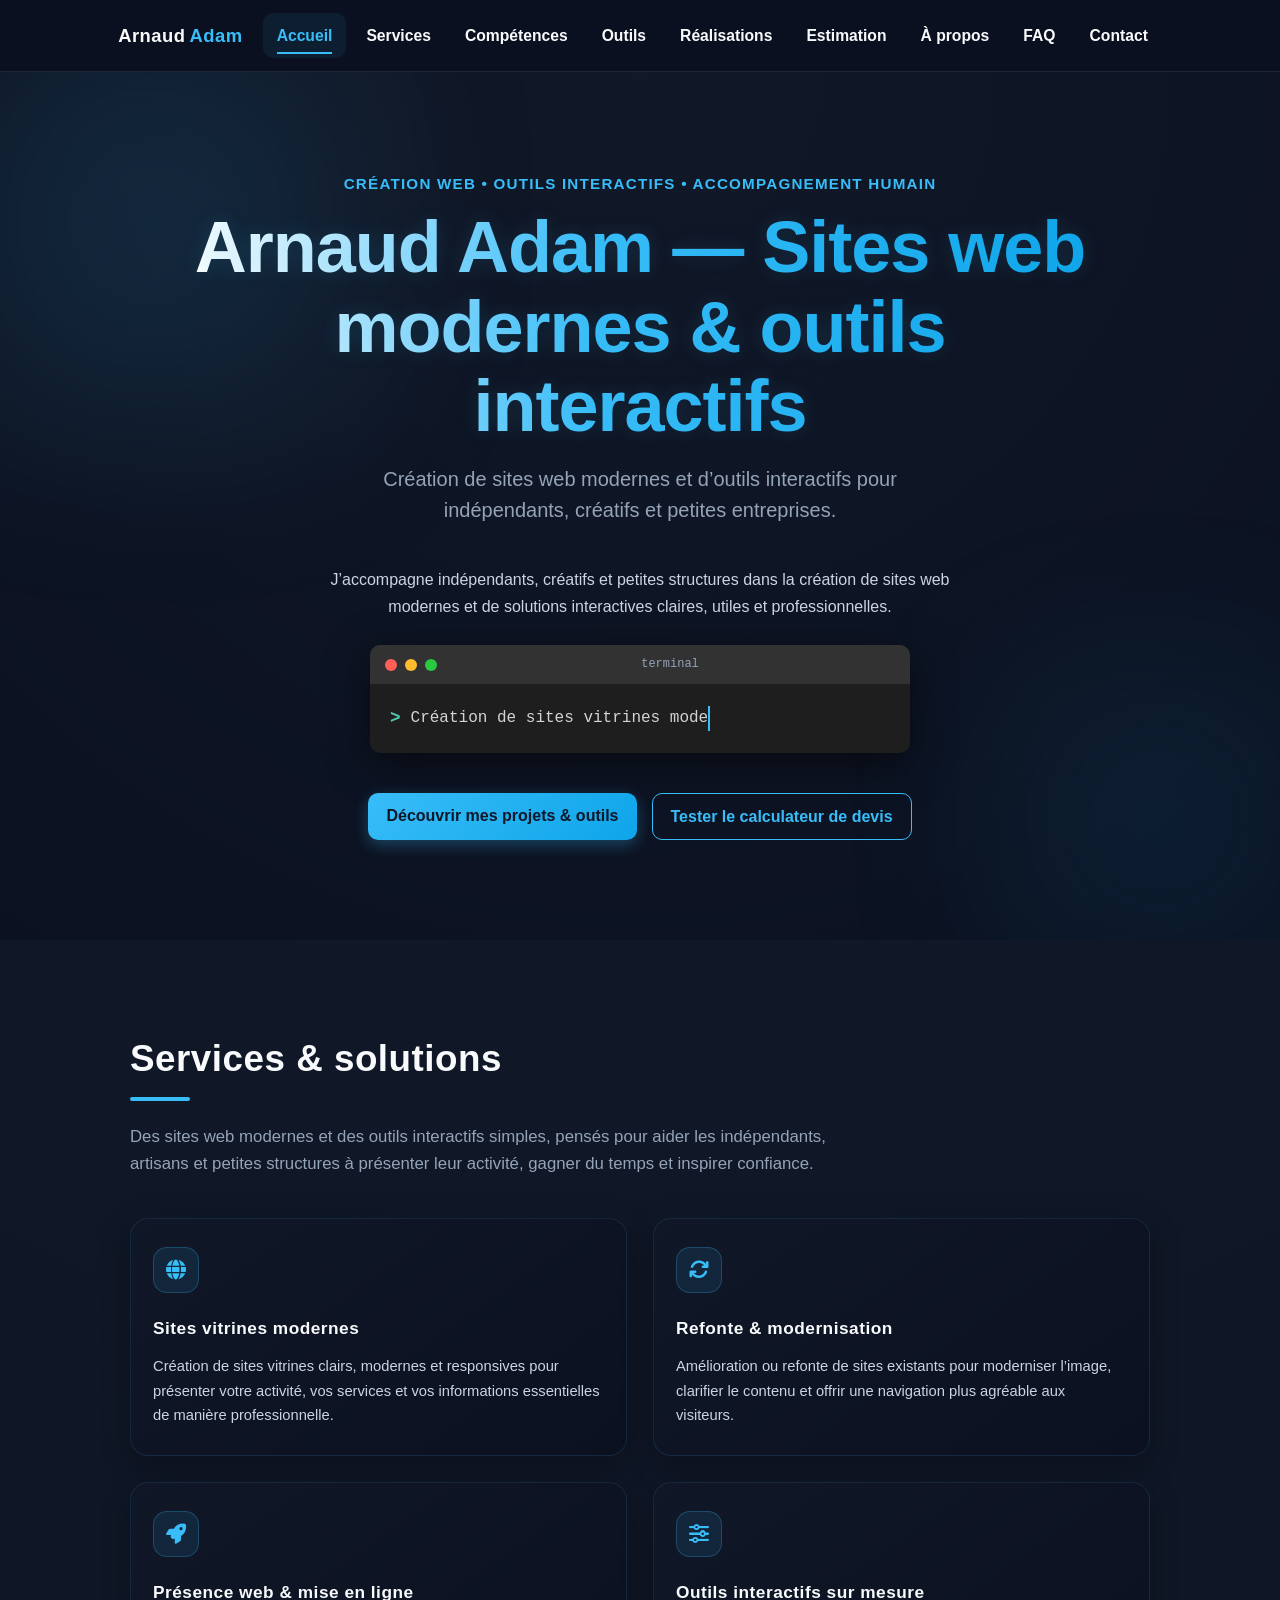
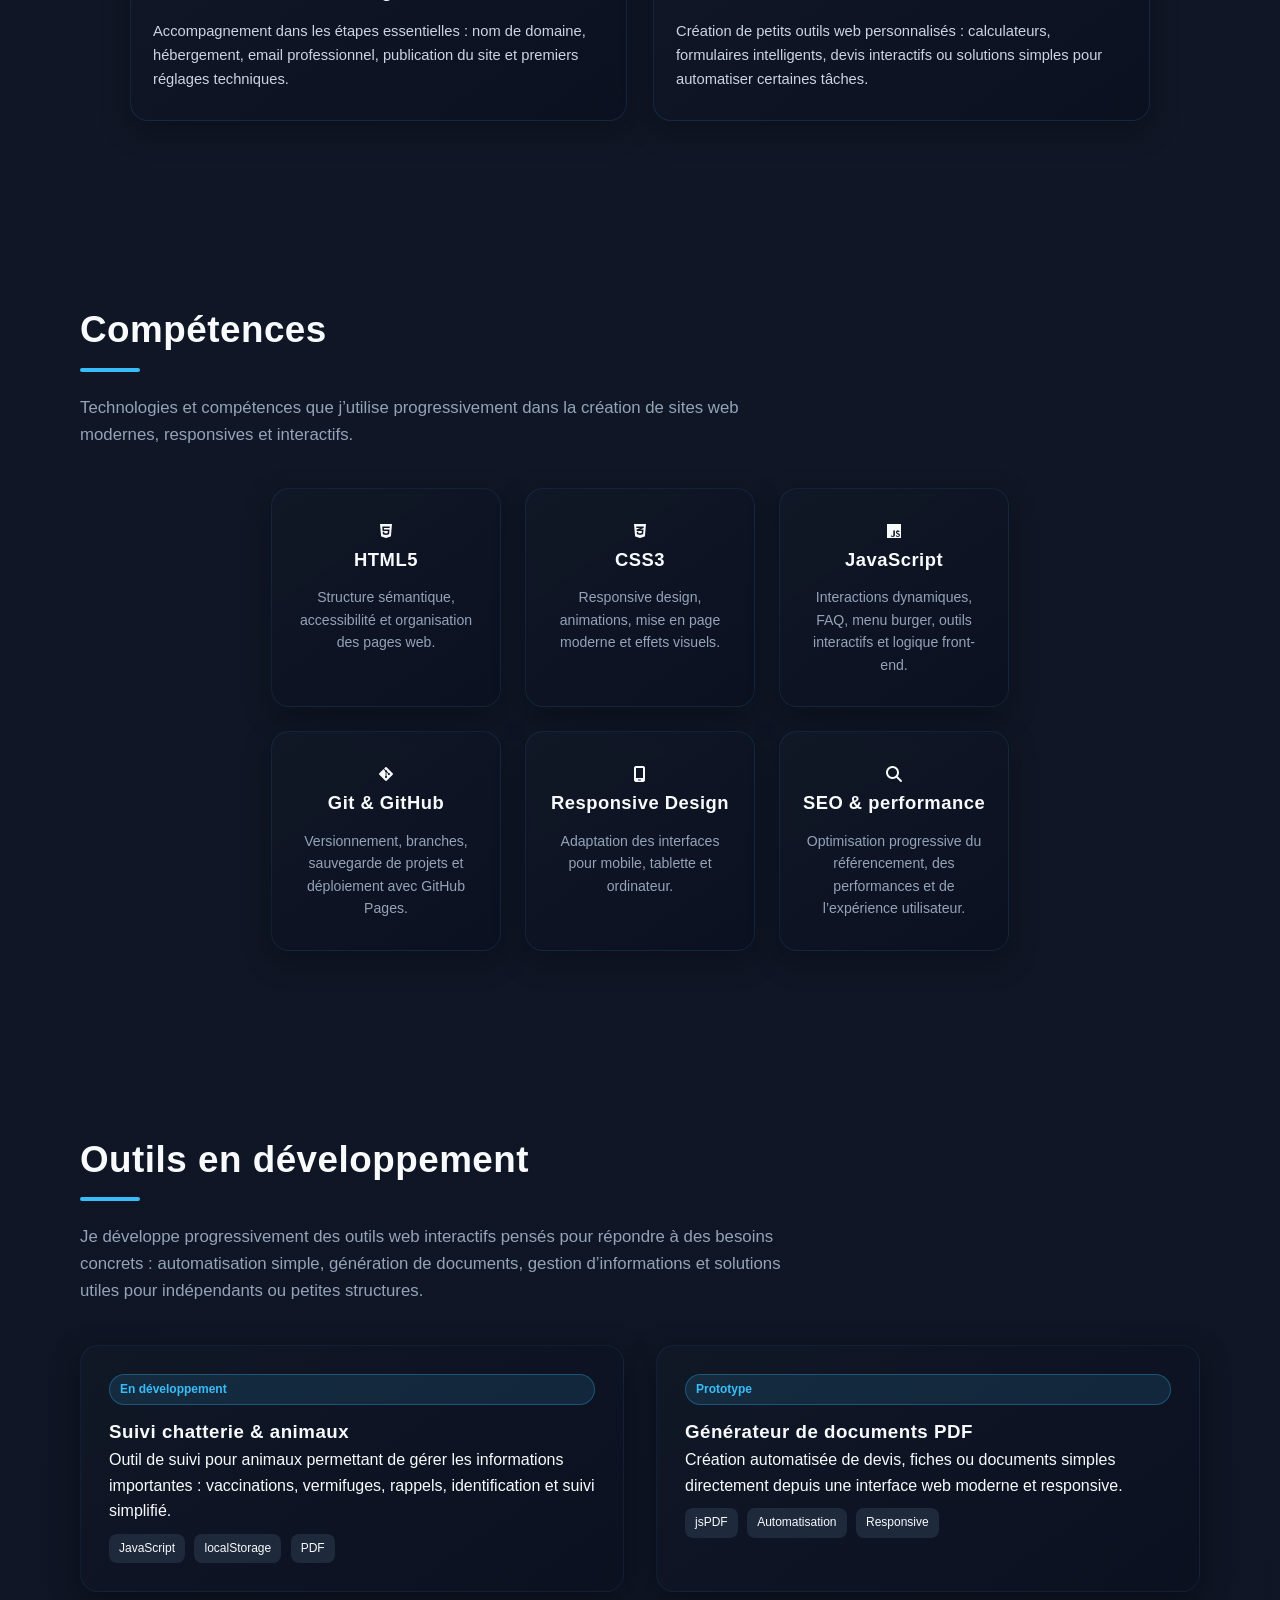
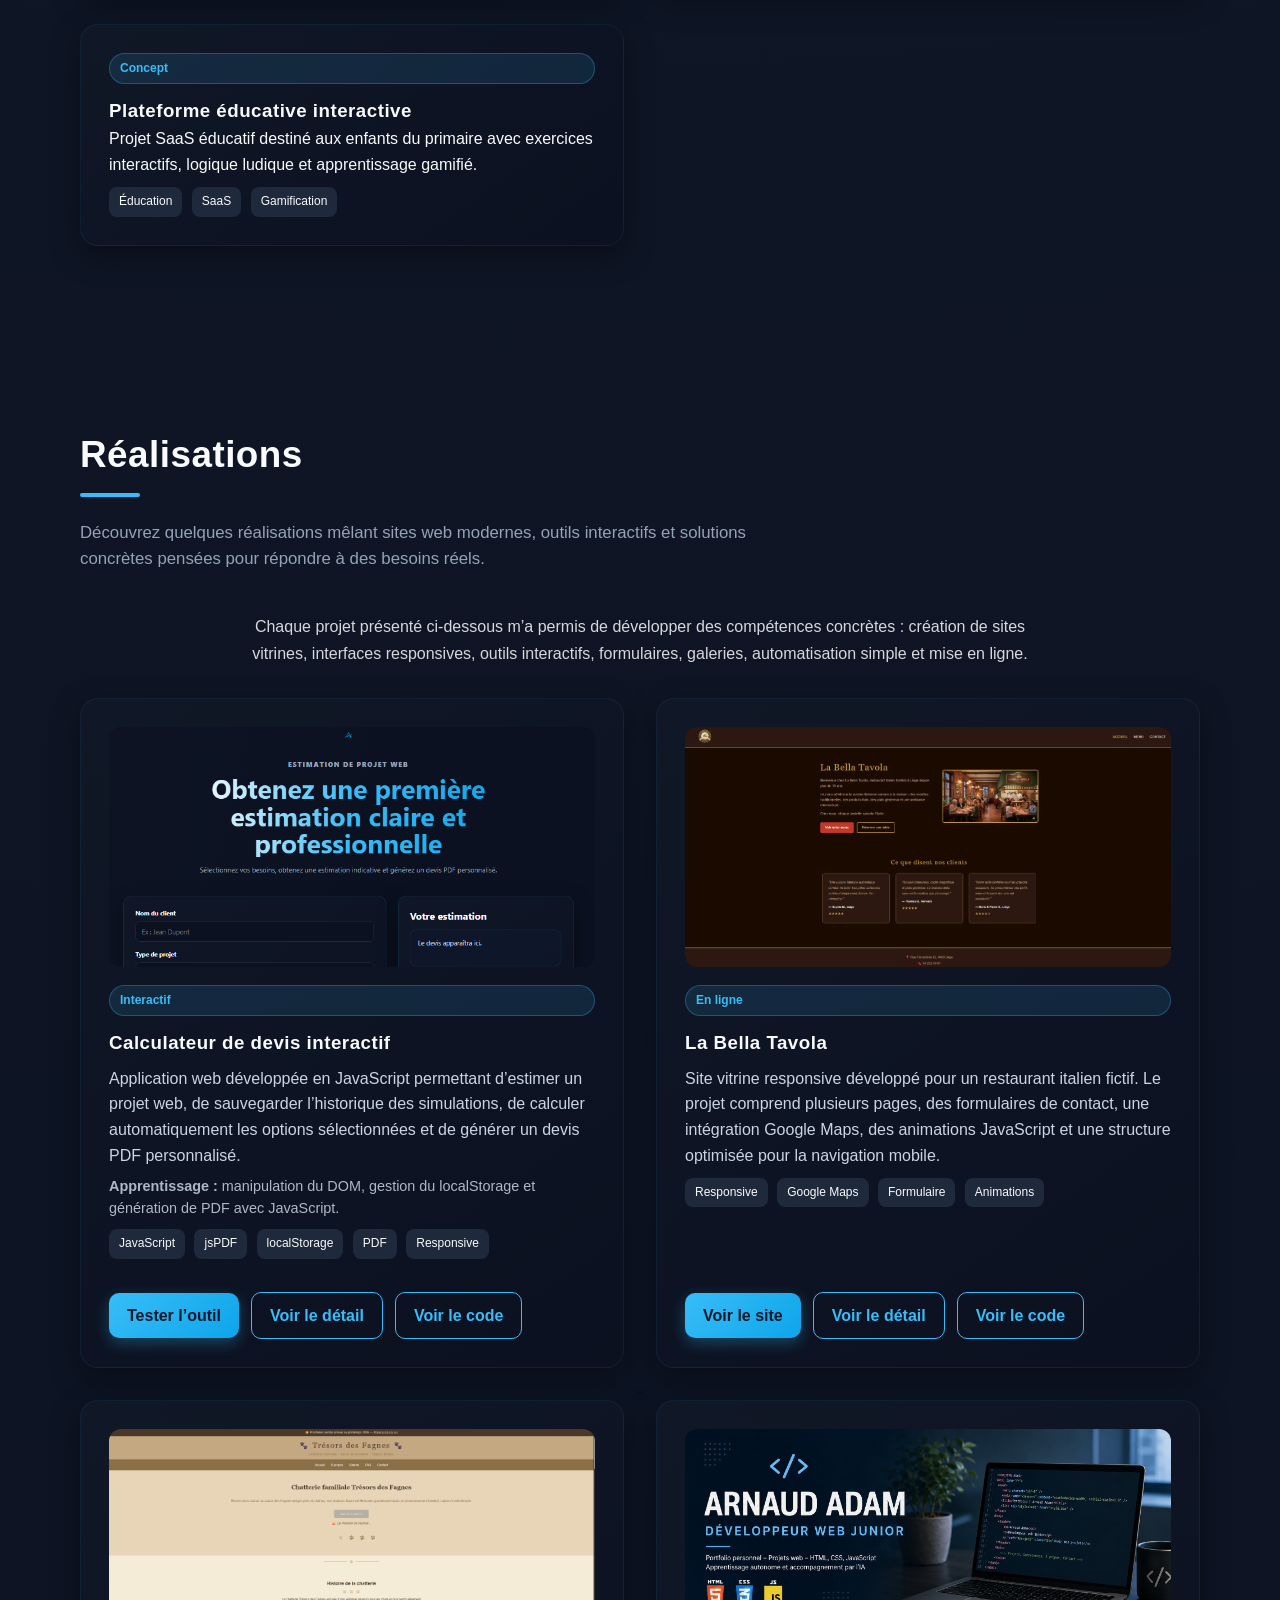
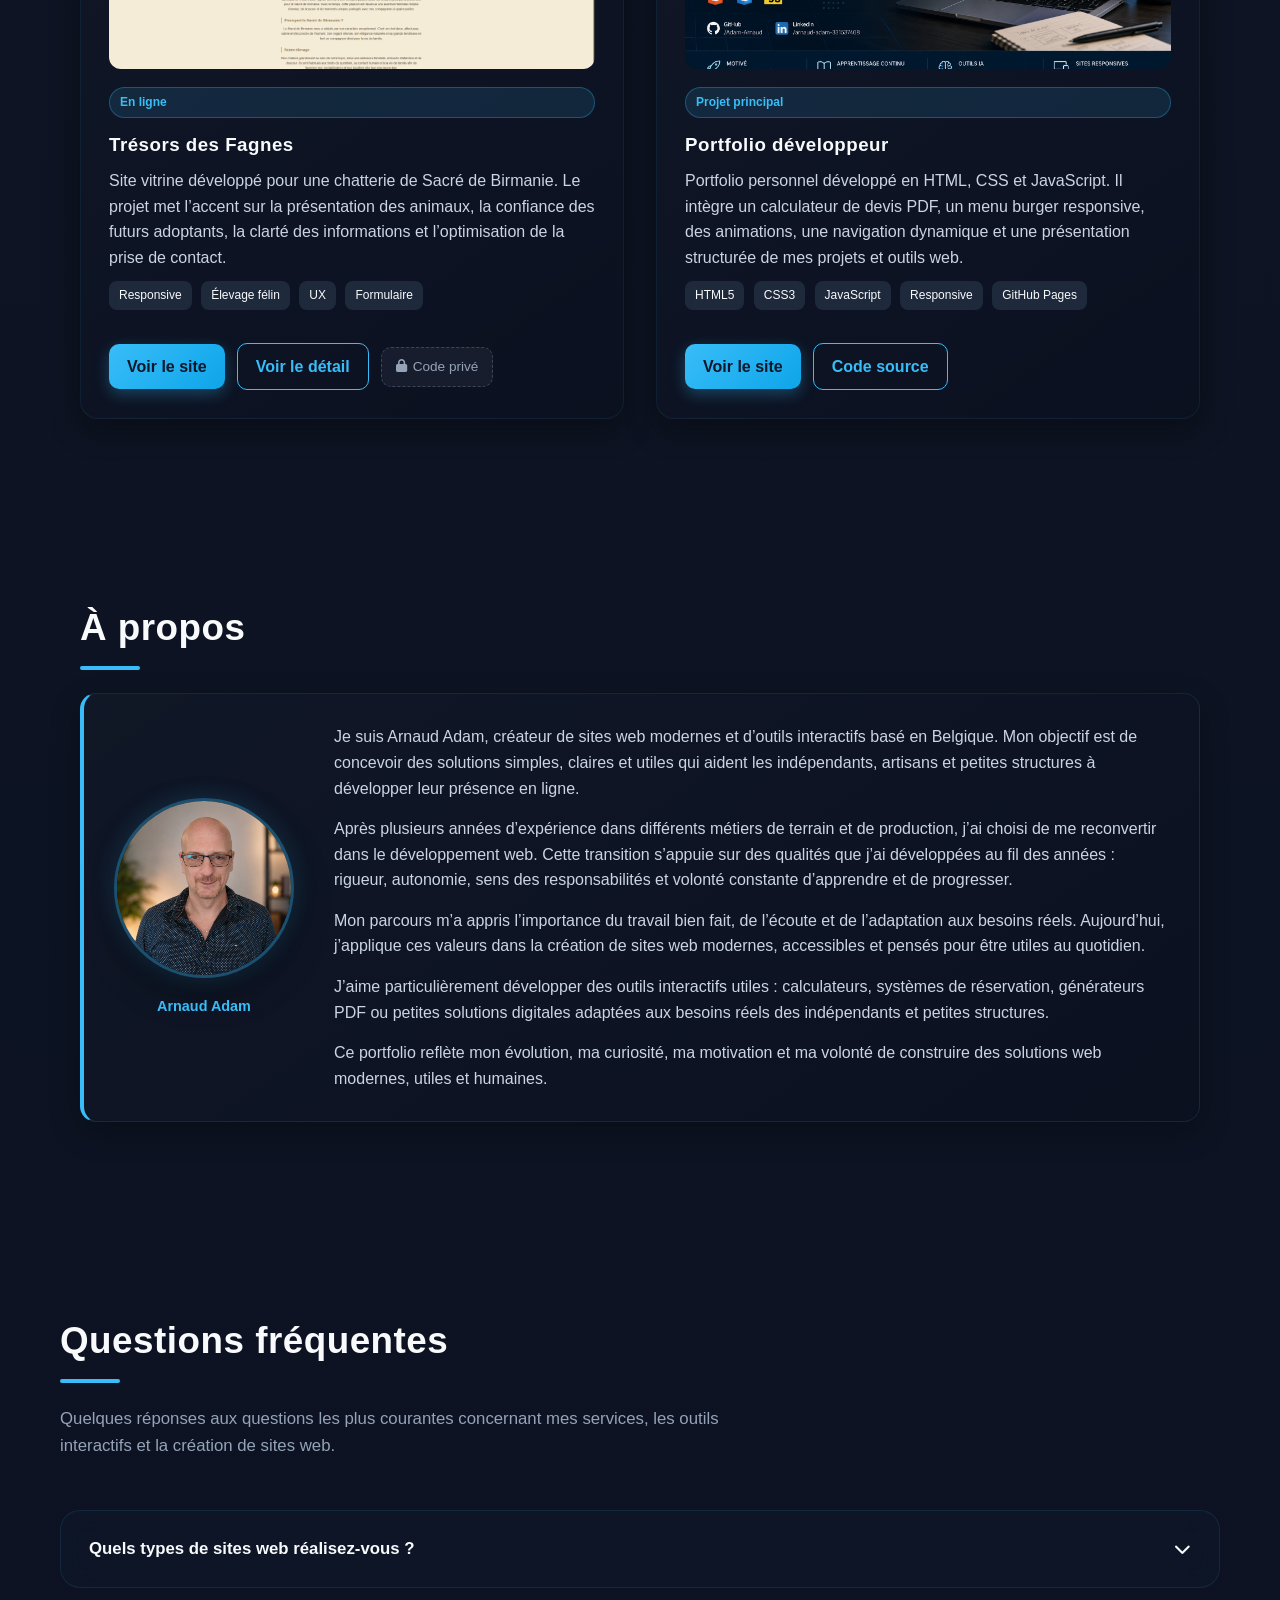
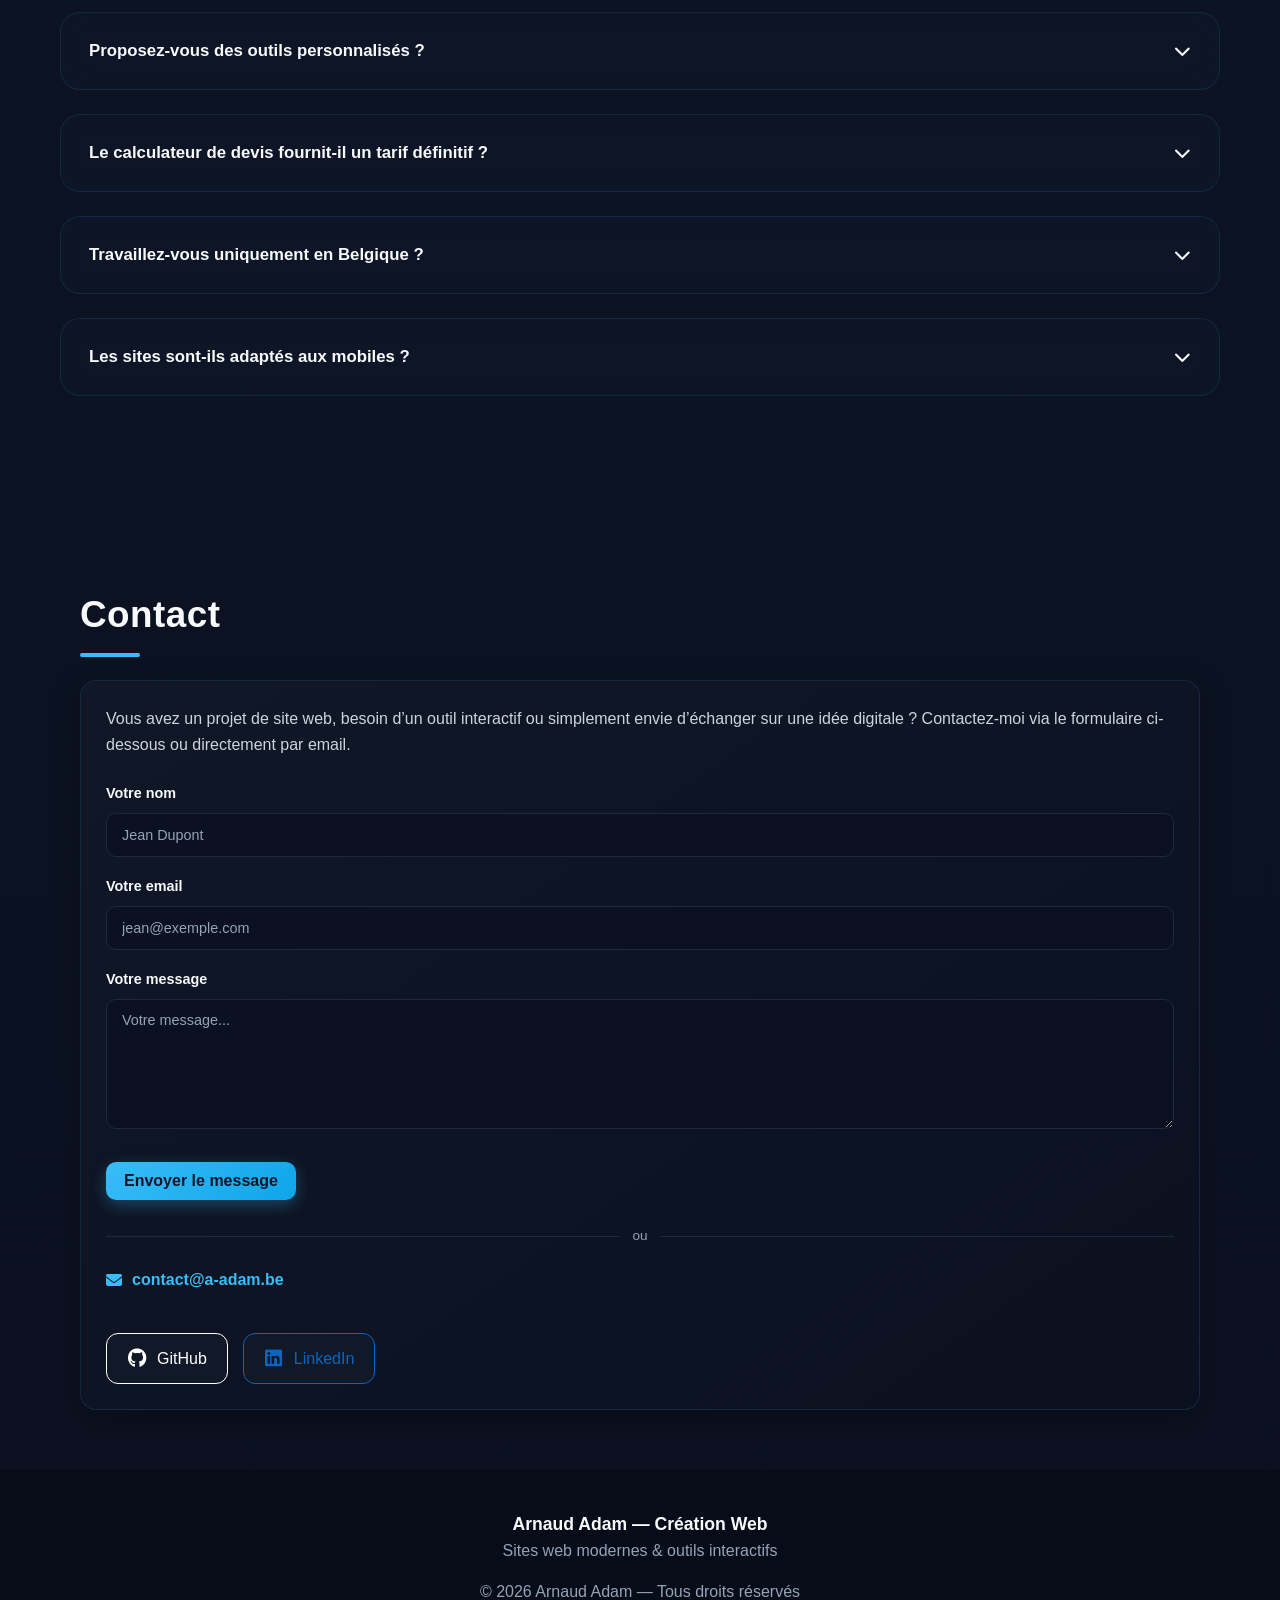
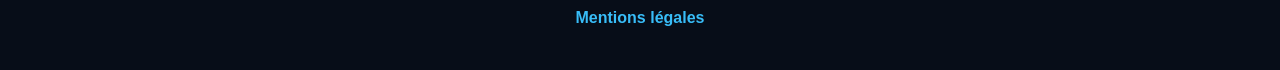
<file: index.html>
<!DOCTYPE html>
<html lang="fr">

<head>
  <meta charset="UTF-8">
  <meta name="viewport" content="width=device-width, initial-scale=1.0">

  <title>Arnaud Adam — Création de sites web modernes et outils interactifs</title>

  <meta name="description"
    content="Création de sites web modernes et outils interactifs pour indépendants, créatifs et petites entreprises. Portfolio d’Arnaud Adam : projets web, design responsive et solutions digitales personnalisées.">

  <meta name="author" content="Arnaud Adam">
  <meta name="robots" content="index, follow">

  <link rel="canonical" href="https://a-adam.be/">

  <!-- Open Graph -->
  <meta property="og:title" content="Arnaud Adam — Développeur web junior en Belgique">
  <meta property="og:description"
    content="Création de sites web modernes et outils interactifs pour indépendants, créatifs et petites entreprises.">
  <meta property="og:type" content="website">
  <meta property="og:url" content="https://a-adam.be/">
  <meta property="og:image" content="https://a-adam.be/images/site-portfolio-preview.webp">

  <!-- Twitter / X Card -->
  <meta name="twitter:card" content="summary_large_image">
  <meta name="twitter:title" content="Arnaud Adam — Sites web modernes & outils interactifs">
  <meta name="twitter:description"
    content="Création de sites web modernes et outils interactifs pour indépendants, créatifs et petites entreprises.">
  <meta name="twitter:image" content="https://a-adam.be/images/site-portfolio-preview.webp">

  <link rel="icon" type="image/x-icon" href="favicon.ico">
  <link rel="preconnect" href="https://cdnjs.cloudflare.com">
  <link rel="dns-prefetch" href="https://cdnjs.cloudflare.com">
  <link rel="stylesheet" href="https://cdnjs.cloudflare.com/ajax/libs/font-awesome/6.5.0/css/all.min.css">
  <link rel="stylesheet" href="style.css">
</head>

<body>

  <nav class="navbar" aria-label="Navigation principale">
    <a href="#apropos" class="logo logo-text">
      Arnaud<span>Adam</span>
    </a>

    <button class="menu-toggle" aria-label="Ouvrir le menu">
      <i class="fa-solid fa-bars"></i>
    </button>

    <div class="nav-links">
      <a href="#accueil">Accueil</a>
      <a href="#services">Services</a>
      <a href="#competences">Compétences</a>
      <a href="#outils">Outils</a>
      <a href="#projets">Réalisations</a>
      <a href="devis.html">Estimation</a>
      <a href="#apropos">À propos</a>
      <a href="#faq">FAQ</a>
      <a href="#contact">Contact</a>
    </div>
  </nav>

  <header id="accueil" class="hero">
    <div class="hero-content">
      <p class="hero-kicker">Création web • Outils interactifs • Accompagnement humain</p>
      <h1 class="hero-title">Arnaud Adam — Sites web modernes & outils interactifs</h1>

      <p class="hero-subtitle">
        Création de sites web modernes et d’outils interactifs pour indépendants, créatifs et petites entreprises.
      </p>

      <p class="hero-description">
        J’accompagne indépendants, créatifs et petites structures dans la création
        de sites web modernes et de solutions interactives claires, utiles et professionnelles.
      </p>

      <div class="terminal">
        <div class="terminal-barre">
          <span class="terminal-point rouge"></span>
          <span class="terminal-point jaune"></span>
          <span class="terminal-point vert"></span>
          <span class="terminal-titre">terminal</span>
        </div>

        <div class="terminal-corps">
          <span class="terminal-prompt">&gt;</span>
          <span class="typing"></span>
        </div>
      </div>

      <div class="hero-buttons">
        <a href="#projets" class="btn hero-btn">Découvrir mes projets & outils</a>
        <a href="devis.html" class="btn btn-secondary">Tester le calculateur de devis</a>
      </div>
    </div>
  </header>

  <section id="services" class="services-section">
    <h2>Services & solutions</h2>
    <p class="section-intro">
      Des sites web modernes et des outils interactifs simples, pensés pour aider les indépendants,
      artisans et petites structures à présenter leur activité, gagner du temps et inspirer confiance.
    </p>

    <div class="services-grid">
      <article class="service-card">
        <div class="service-icon">
          <i class="fa-solid fa-globe"></i>
        </div>
        <h3>Sites vitrines modernes</h3>
        <p>
          Création de sites vitrines clairs, modernes et responsives pour présenter votre activité,
          vos services et vos informations essentielles de manière professionnelle.
        </p>
      </article>

      <article class="service-card">
        <div class="service-icon">
          <i class="fa-solid fa-arrows-rotate"></i>
        </div>
        <h3>Refonte & modernisation</h3>
        <p>
          Amélioration ou refonte de sites existants pour moderniser l’image, clarifier le contenu
          et offrir une navigation plus agréable aux visiteurs.
        </p>
      </article>

      <article class="service-card">
        <div class="service-icon">
          <i class="fa-solid fa-rocket"></i>
        </div>
        <h3>Présence web & mise en ligne</h3>
        <p>
          Accompagnement dans les étapes essentielles : nom de domaine, hébergement,
          email professionnel, publication du site et premiers réglages techniques.
        </p>
      </article>

      <article class="service-card">
        <div class="service-icon">
          <i class="fa-solid fa-sliders"></i>
        </div>
        <h3>Outils interactifs sur mesure</h3>
        <p>
          Création de petits outils web personnalisés : calculateurs, formulaires intelligents,
          devis interactifs ou solutions simples pour automatiser certaines tâches.
        </p>
      </article>
    </div>
  </section>

  <main>

    <section id="competences">
      <h2>Compétences</h2>

      <p class="section-intro">
        Technologies et compétences que j’utilise progressivement dans la création
        de sites web modernes, responsives et interactifs.
      </p>

      <div class="skills-grid">

        <article class="skill-card">
          <i class="fa-brands fa-html5"></i>
          <h3>HTML5</h3>
          <p>Structure sémantique, accessibilité et organisation des pages web.</p>
        </article>

        <article class="skill-card">
          <i class="fa-brands fa-css3-alt"></i>
          <h3>CSS3</h3>
          <p>Responsive design, animations, mise en page moderne et effets visuels.</p>
        </article>

        <article class="skill-card">
          <i class="fa-brands fa-js"></i>
          <h3>JavaScript</h3>
          <p>Interactions dynamiques, FAQ, menu burger, outils interactifs et logique front-end.</p>
        </article>

        <article class="skill-card">
          <i class="fa-brands fa-git-alt"></i>
          <h3>Git & GitHub</h3>
          <p>Versionnement, branches, sauvegarde de projets et déploiement avec GitHub Pages.</p>
        </article>

        <article class="skill-card">
          <i class="fa-solid fa-mobile-screen"></i>
          <h3>Responsive Design</h3>
          <p>Adaptation des interfaces pour mobile, tablette et ordinateur.</p>
        </article>

        <article class="skill-card">
          <i class="fa-solid fa-magnifying-glass"></i>
          <h3>SEO & performance</h3>
          <p>Optimisation progressive du référencement, des performances et de l’expérience utilisateur.</p>
        </article>

      </div>
    </section>

    <section id="outils">
      <h2>Outils en développement</h2>

      <p class="section-intro">
        Je développe progressivement des outils web interactifs pensés pour répondre
        à des besoins concrets : automatisation simple, génération de documents,
        gestion d’informations et solutions utiles pour indépendants ou petites structures.
      </p>

      <div class="projects-grid">

        <article class="project-card">
          <span class="status">En développement</span>

          <h3>Suivi chatterie & animaux</h3>

          <p>
            Outil de suivi pour animaux permettant de gérer les informations importantes :
            vaccinations, vermifuges, rappels, identification et suivi simplifié.
          </p>

          <div class="tags">
            <span>JavaScript</span>
            <span>localStorage</span>
            <span>PDF</span>
          </div>
        </article>

        <article class="project-card">
          <span class="status">Prototype</span>

          <h3>Générateur de documents PDF</h3>

          <p>
            Création automatisée de devis, fiches ou documents simples directement
            depuis une interface web moderne et responsive.
          </p>

          <div class="tags">
            <span>jsPDF</span>
            <span>Automatisation</span>
            <span>Responsive</span>
          </div>
        </article>

        <article class="project-card">
          <span class="status">Concept</span>

          <h3>Plateforme éducative interactive</h3>

          <p>
            Projet SaaS éducatif destiné aux enfants du primaire avec exercices
            interactifs, logique ludique et apprentissage gamifié.
          </p>

          <div class="tags">
            <span>Éducation</span>
            <span>SaaS</span>
            <span>Gamification</span>
          </div>
        </article>

      </div>
    </section>

    <section id="projets">
      <h2>Réalisations</h2>
      <p class="section-intro">
        Découvrez quelques réalisations mêlant sites web modernes, outils interactifs
        et solutions concrètes pensées pour répondre à des besoins réels.
      </p>
      <p class="projects-note">
        Chaque projet présenté ci-dessous m’a permis de développer des compétences concrètes :
        création de sites vitrines, interfaces responsives, outils interactifs, formulaires,
        galeries, automatisation simple et mise en ligne.
      </p>

      <div class="projects-grid">

        <!-- Carte 1 — Calculateur de devis -->
        <div class="card project-card">
          <div class="project-image">
            <img src="images/calculateur-devis.webp"
              alt="Capture d'écran du calculateur de devis interactif pour projets web" loading="lazy" width="800"
              height="450">

            <div class="project-overlay">
              <a href="devis.html" class="overlay-btn">Tester l’outil</a>
            </div>
          </div>

          <span class="status">Interactif</span>

          <h3>Calculateur de devis interactif</h3>

          <p>
            Application web développée en JavaScript permettant d’estimer un projet web,
            de sauvegarder l’historique des simulations, de calculer automatiquement les
            options sélectionnées et de générer un devis PDF personnalisé.
          </p>
          <p class="project-learning">
            <strong>Apprentissage :</strong> manipulation du DOM, gestion du localStorage et génération de PDF avec
            JavaScript.
          </p>
          <div class="tags">
            <span>JavaScript</span>
            <span>jsPDF</span>
            <span>localStorage</span>
            <span>PDF</span>
            <span>Responsive</span>
          </div>

          <div class="project-actions">
            <a href="devis.html" class="btn">Tester l’outil</a>

            <a href="projet-calculateur-devis.html" class="btn btn-secondary">
              Voir le détail
            </a>

            <a href="https://github.com/adam-arnaud/portfolio" target="_blank" rel="noopener noreferrer"
              class="btn btn-secondary">
              Voir le code
            </a>
          </div>
        </div>

        <!--Carte 2 - La Bella Tavola  -->
        <div class="card project-card">
          <div class="project-image">
            <img src="images/site-la-bella-tavola.webp"
              alt="Capture d'écran du site La Bella Tavola, restaurant italien fictif" loading="lazy" width="800"
              height="450">
            <div class="project-overlay">
              <a href="https://adam-arnaud.github.io/la-bella-tavola/" target="_blank" rel="noopener noreferrer"
                class="overlay-btn">Voir le site</a>
            </div>
          </div>
          <span class="status">En ligne</span>
          <h3>La Bella Tavola</h3>
          <p>
            Site vitrine responsive développé pour un restaurant italien fictif.
            Le projet comprend plusieurs pages, des formulaires de contact,
            une intégration Google Maps, des animations JavaScript et une
            structure optimisée pour la navigation mobile.
          </p>
          <div class="tags">
            <span>Responsive</span>
            <span>Google Maps</span>
            <span>Formulaire</span>
            <span>Animations</span>
          </div>
          <div class="project-actions">
            <a href="https://adam-arnaud.github.io/la-bella-tavola/" target="_blank" rel="noopener noreferrer"
              class="btn">Voir le site</a>

            <a href="projet-la-bella-tavola.html" class="btn btn-secondary">
              Voir le détail
            </a>

            <a href="https://github.com/adam-arnaud/la-bella-tavola" target="_blank" rel="noopener noreferrer"
              class="btn btn-secondary">Voir le code</a>
          </div>
        </div>

        <!-- Carte 3 — Trésors des Fagnes -->
        <div class="card project-card">
          <div class="project-image">
            <img src="images/site-tresors-des-fagnes.webp"
              alt="Capture d'écran du site Trésors des Fagnes, chatterie Sacré de Birmanie" loading="lazy" width="800"
              height="450">
            <div class="project-overlay">
              <a href="https://adam-arnaud.github.io/tresors-des-fagnes/" target="_blank" rel="noopener noreferrer"
                class="overlay-btn">Voir le site</a>
            </div>
          </div>
          <span class="status">En ligne</span>
          <h3>Trésors des Fagnes</h3>
          <p>
            Site vitrine développé pour une chatterie de Sacré de Birmanie.
            Le projet met l’accent sur la présentation des animaux, la confiance des futurs adoptants,
            la clarté des informations et l’optimisation de la prise de contact.
          </p>
          <div class="tags">
            <span>Responsive</span>
            <span>Élevage félin</span>
            <span>UX</span>
            <span>Formulaire</span>
          </div>
          <div class="project-actions">
            <a href="https://adam-arnaud.github.io/tresors-des-fagnes/" target="_blank" rel="noopener noreferrer"
              class="btn">Voir le site</a>

            <a href="projet-tresors-des-fagnes.html" class="btn btn-secondary">
              Voir le détail
            </a>

            <span class="badge-private" title="Le code source de ce projet n'est pas public">
              <i class="fa-solid fa-lock"></i> Code privé
            </span>
          </div>
        </div>

        <!-- Carte 4 — Portfolio développeur -->
        <div class="card project-card">
          <div class="project-image">
            <img src="images/site-portfolio-preview.webp"
              alt="Bannière du portfolio d'Arnaud Adam, développeur web junior en Belgique" loading="lazy" width="800"
              height="450">
            <div class="project-overlay">
              <a href="https://github.com/adam-arnaud/portfolio" target="_blank" rel="noopener noreferrer"
                class="overlay-btn">Voir le code</a>
            </div>
          </div>
          <span class="status">Projet principal</span>
          <h3>Portfolio développeur</h3>
          <p>
            Portfolio personnel développé en HTML, CSS et JavaScript.
            Il intègre un calculateur de devis PDF, un menu burger responsive,
            des animations, une navigation dynamique et une présentation structurée
            de mes projets et outils web.
          </p>
          <div class="tags">
            <span>HTML5</span>
            <span>CSS3</span>
            <span>JavaScript</span>
            <span>Responsive</span>
            <span>GitHub Pages</span>
          </div>
          <div class="project-actions">
            <a href="https://a-adam.be" target="_blank" rel="noopener noreferrer" class="btn">Voir le site</a>
            <a href="https://github.com/adam-arnaud/portfolio" target="_blank" rel="noopener noreferrer"
              class="btn btn-secondary">Code source</a>
          </div>
        </div>

      </div><!-- fin projects-grid -->
    </section>

    <section id="apropos">
      <h2>À propos</h2>

      <div class="about-card about-layout">

        <div class="about-avatar">
          <img src="images/photo-arnaud-adam.jpg" alt="Portrait d'Arnaud Adam" class="about-photo">
          <p class="avatar-label">Arnaud Adam</p>
        </div>

        <div class="about-text">
          <p>
            Je suis Arnaud Adam, créateur de sites web modernes et d’outils interactifs basé en Belgique. Mon objectif
            est de concevoir des solutions simples, claires et utiles qui aident les indépendants, artisans et petites
            structures à développer leur présence en ligne.
          </p>

          <p>
            Après plusieurs années d’expérience dans différents métiers de terrain et de production, j’ai choisi de me
            reconvertir dans le développement web. Cette transition s’appuie sur des qualités que j’ai développées au
            fil des années : rigueur, autonomie, sens des responsabilités et volonté constante d’apprendre et de
            progresser.
          </p>

          <p>
            Mon parcours m’a appris l’importance du travail bien fait, de l’écoute et de l’adaptation aux besoins réels.
            Aujourd’hui, j’applique ces valeurs dans la création de sites web modernes, accessibles et pensés pour être
            utiles au quotidien.
          </p>

          <p>
            J’aime particulièrement développer des outils interactifs utiles :
            calculateurs, systèmes de réservation, générateurs PDF ou petites solutions
            digitales adaptées aux besoins réels des indépendants et petites structures.
          </p>

          <p>
            Ce portfolio reflète mon évolution, ma curiosité, ma motivation et ma volonté
            de construire des solutions web modernes, utiles et humaines.
          </p>
        </div>

      </div>
    </section>

    <section id="faq" class="faq-section">
      <div class="container">
        <h2>Questions fréquentes</h2>

        <p class="section-intro">
          Quelques réponses aux questions les plus courantes concernant mes services,
          les outils interactifs et la création de sites web.
        </p>

        <div class="faq-list">

          <div class="faq-item">
            <button class="faq-question" type="button">
              <span>Quels types de sites web réalisez-vous ?</span>
              <i class="fa-solid fa-chevron-down"></i>
            </button>
            <div class="faq-answer">
              <p>
                Je crée principalement des sites vitrines modernes, portfolios,
                pages de présentation et outils interactifs pour indépendants,
                créatifs et petites entreprises.
              </p>
            </div>
          </div>

          <div class="faq-item">
            <button class="faq-question" type="button">
              <span>Proposez-vous des outils personnalisés ?</span>
              <i class="fa-solid fa-chevron-down"></i>
            </button>
            <div class="faq-answer">
              <p>
                Oui. Je développe également des outils web interactifs simples :
                calculateurs, systèmes de réservation, générateurs PDF ou solutions
                adaptées à des besoins spécifiques.
              </p>
            </div>
          </div>

          <div class="faq-item">
            <button class="faq-question" type="button">
              <span>Le calculateur de devis fournit-il un tarif définitif ?</span>
              <i class="fa-solid fa-chevron-down"></i>
            </button>
            <div class="faq-answer">
              <p>
                Non. Le calculateur donne une estimation indicative afin d’aider à
                mieux visualiser le budget d’un projet web avant discussion plus détaillée.
              </p>
            </div>
          </div>

          <div class="faq-item">
            <button class="faq-question" type="button">
              <span>Travaillez-vous uniquement en Belgique ?</span>
              <i class="fa-solid fa-chevron-down"></i>
            </button>
            <div class="faq-answer">
              <p>
                Non. Je peux également collaborer à distance avec des clients situés
                au Luxembourg, en France ou dans d’autres régions francophones.
              </p>
            </div>
          </div>

          <div class="faq-item">
            <button class="faq-question" type="button">
              <span>Les sites sont-ils adaptés aux mobiles ?</span>
              <i class="fa-solid fa-chevron-down"></i>
            </button>
            <div class="faq-answer">
              <p>
                Oui. Tous les projets sont conçus avec une approche responsive afin
                d’offrir une expérience agréable sur ordinateur, tablette et smartphone.
              </p>
            </div>
          </div>
        </div>
      </div>
    </section>

    <section id="contact">
      <h2>Contact</h2>
      <div class="contact-card">
        <p>
          Vous avez un projet de site web, besoin d’un outil interactif ou simplement envie d’échanger
          sur une idée digitale ? Contactez-moi via le formulaire ci-dessous ou directement par email.
        </p>

        <form action="https://formspree.io/f/mwvygyep" method="POST" class="contact-form">
          <div class="form-group">
            <label for="nom">Votre nom</label>
            <input type="text" id="nom" name="nom" placeholder="Jean Dupont" required>
          </div>
          <div class="form-group">
            <label for="email">Votre email</label>
            <input type="email" id="email" name="_replyto" placeholder="jean@exemple.com" required>
          </div>
          <div class="form-group">
            <label for="message">Votre message</label>
            <textarea id="message" name="message" rows="5" placeholder="Votre message..." required></textarea>
          </div>
          <button type="submit" class="btn">Envoyer le message</button>
        </form>

        <div class="contact-divider">ou</div>

        <a href="mailto:contact@a-adam.be" class="contact-link">
          <i class="fa-solid fa-envelope"></i>
          contact@a-adam.be
        </a>

        <div class="socials">
          <a href="https://github.com/adam-arnaud" target="_blank" rel="noopener noreferrer" class="social github">
            <i class="fa-brands fa-github"></i>
            <span>GitHub</span>
          </a>
          <a href="https://www.linkedin.com/in/arnaud-adam-331537408/" target="_blank" rel="noopener noreferrer"
            class="social linkedin">
            <i class="fa-brands fa-linkedin"></i>
            <span>LinkedIn</span>
          </a>
        </div>
      </div>
    </section>

  </main>

  <footer>
    <p><strong>Arnaud Adam — Création Web</strong></p>

    <p>Sites web modernes & outils interactifs</p>

    <p class="footer-legal">
      © 2026 Arnaud Adam — Tous droits réservés
    </p>

    <p>
      <a href="mentions-legales.html">Mentions légales</a>
    </p>
  </footer>
  <!-- Bouton retour en haut -->
  <button class="btn-top" id="btnTop" aria-label="Retour en haut">
    <i class="fa-solid fa-arrow-up"></i>
  </button>

  <script src="script.js"></script>
</body>

</html>
</file>
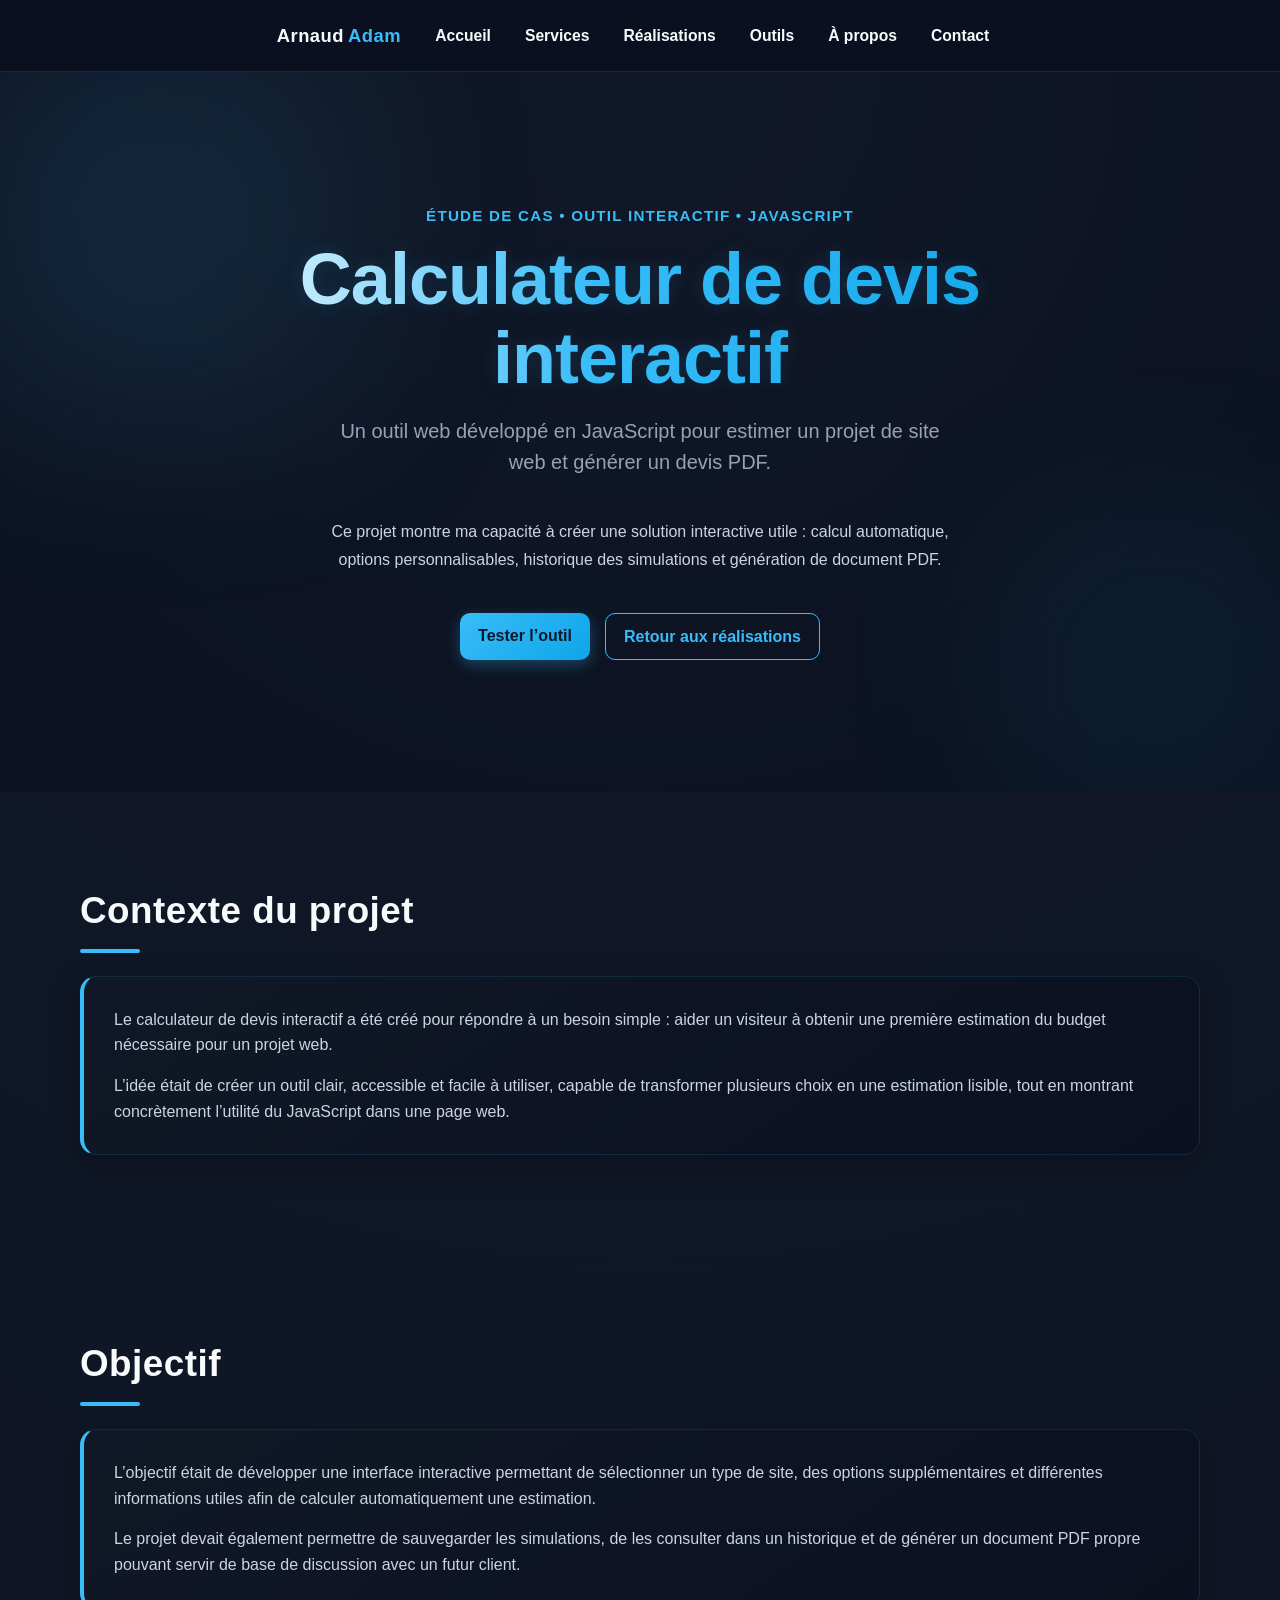
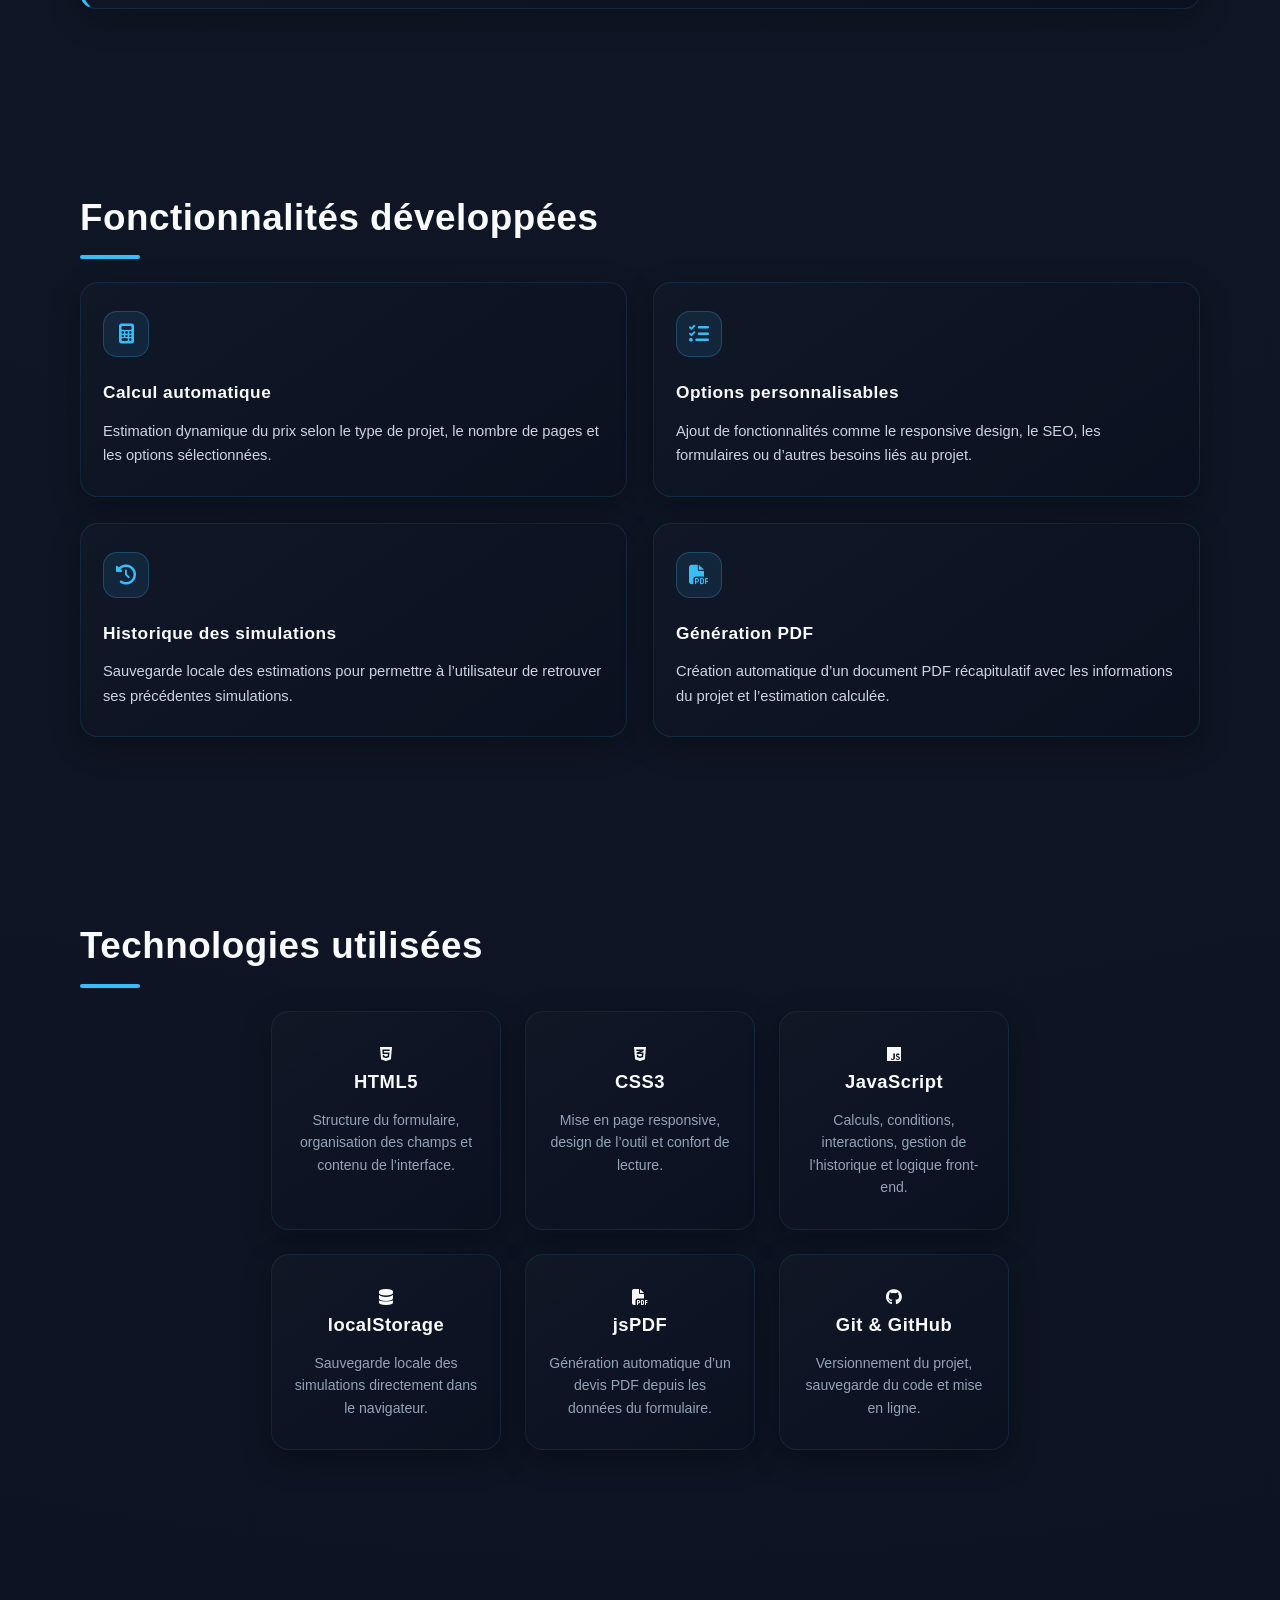
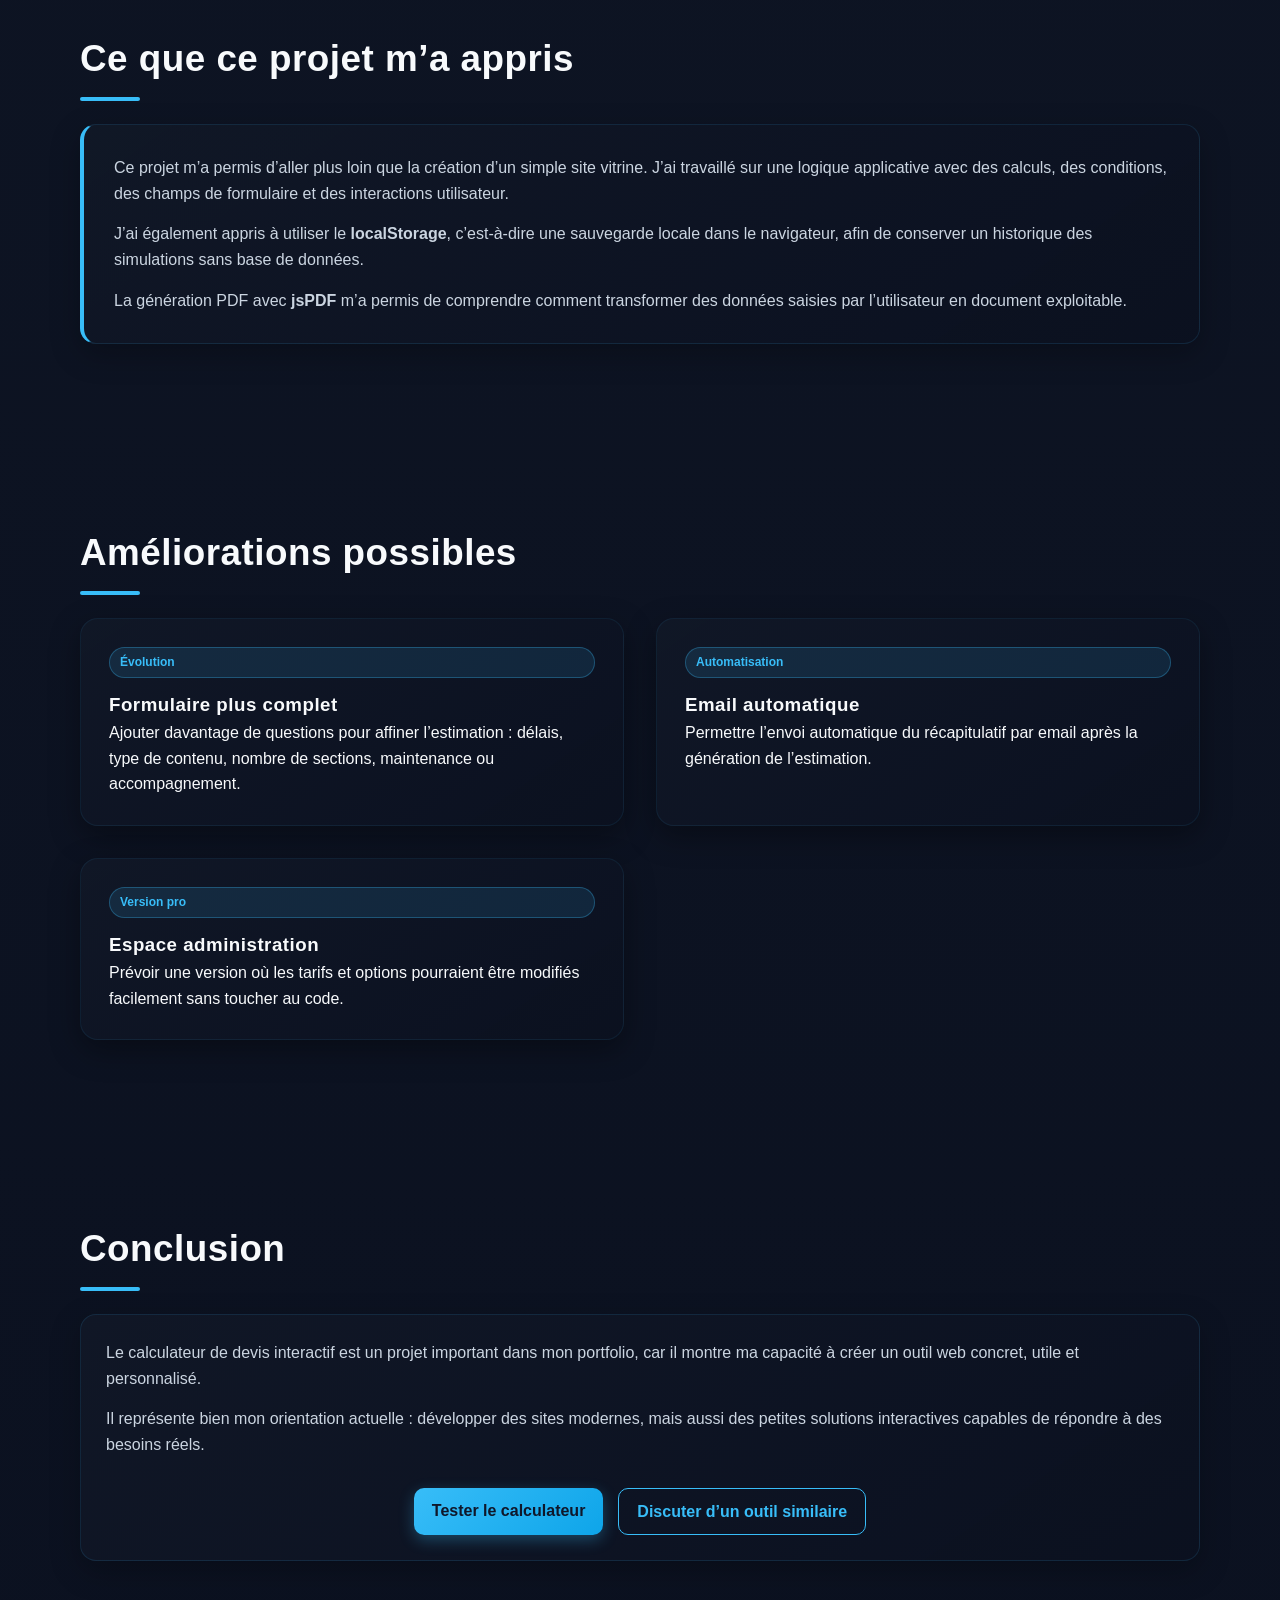
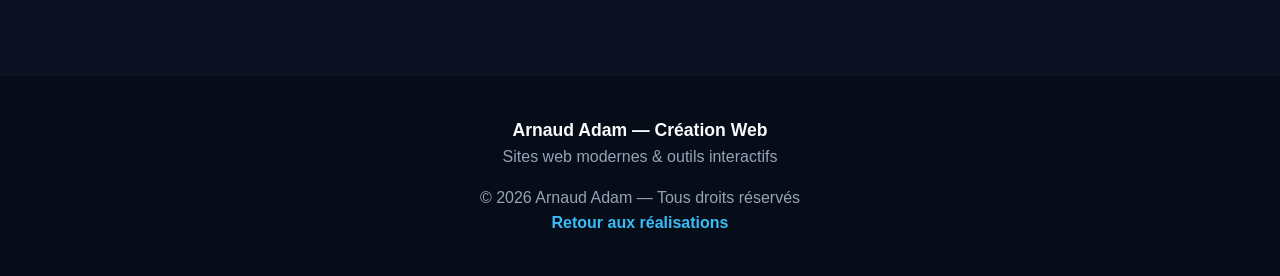
<file: projet-calculateur-devis.html>
<!DOCTYPE html>
<html lang="fr">

<head>
  <meta charset="UTF-8">
  <meta name="viewport" content="width=device-width, initial-scale=1.0">

  <title>Projet Calculateur de devis — Arnaud Adam</title>

  <meta name="description"
    content="Étude de cas du calculateur de devis interactif développé par Arnaud Adam : outil web en JavaScript avec estimation automatique, historique, localStorage et génération PDF.">

  <meta name="author" content="Arnaud Adam">
  <meta name="robots" content="index, follow">

  <link rel="canonical" href="https://a-adam.be/projet-calculateur-devis.html">

  <!-- Open Graph -->
  <meta property="og:title" content="Projet Calculateur de devis — Arnaud Adam">
  <meta property="og:description"
    content="Outil web interactif développé en JavaScript pour estimer un projet web, sauvegarder des simulations et générer un devis PDF.">
  <meta property="og:type" content="article">
  <meta property="og:url" content="https://a-adam.be/projet-calculateur-devis.html">
  <meta property="og:image" content="https://a-adam.be/images/calculateur-devis.webp">

  <!-- Twitter / X Card -->
  <meta name="twitter:card" content="summary_large_image">
  <meta name="twitter:title" content="Projet Calculateur de devis — Arnaud Adam">
  <meta name="twitter:description"
    content="Étude de cas d’un outil web interactif en JavaScript avec estimation automatique, historique et génération PDF.">
  <meta name="twitter:image" content="https://a-adam.be/images/calculateur-devis.webp">

  <link rel="icon" type="image/x-icon" href="favicon.ico">
  <link rel="preconnect" href="https://cdnjs.cloudflare.com">
  <link rel="dns-prefetch" href="https://cdnjs.cloudflare.com">
  <link rel="stylesheet" href="https://cdnjs.cloudflare.com/ajax/libs/font-awesome/6.5.0/css/all.min.css">
  <link rel="stylesheet" href="style.css">
</head>

<body>

  <nav class="navbar" aria-label="Navigation principale">
    <a href="index.html#apropos" class="logo logo-text">
      Arnaud<span>Adam</span>
    </a>

    <button class="menu-toggle" aria-label="Ouvrir le menu">
      <i class="fa-solid fa-bars"></i>
    </button>

    <div class="nav-links">
      <a href="index.html#accueil">Accueil</a>
      <a href="index.html#services">Services</a>
      <a href="index.html#projets">Réalisations</a>
      <a href="index.html#outils">Outils</a>
      <a href="index.html#apropos">À propos</a>
      <a href="index.html#contact">Contact</a>
    </div>
  </nav>

  <header class="hero project-detail-hero">
    <div class="hero-content">
      <p class="hero-kicker">Étude de cas • Outil interactif • JavaScript</p>

      <h1 class="hero-title">Calculateur de devis interactif</h1>

      <p class="hero-subtitle">
        Un outil web développé en JavaScript pour estimer un projet de site web et générer un devis PDF.
      </p>

      <p class="hero-description">
        Ce projet montre ma capacité à créer une solution interactive utile :
        calcul automatique, options personnalisables, historique des simulations
        et génération de document PDF.
      </p>

      <div class="hero-buttons">
        <a href="devis.html" class="btn">
          Tester l’outil
        </a>

        <a href="index.html#projets" class="btn btn-secondary">
          Retour aux réalisations
        </a>
      </div>
    </div>
  </header>

  <main>

    <section class="project-detail-section">
      <h2>Contexte du projet</h2>

      <div class="about-card">
        <p>
          Le calculateur de devis interactif a été créé pour répondre à un besoin simple :
          aider un visiteur à obtenir une première estimation du budget nécessaire pour un projet web.
        </p>

        <p>
          L’idée était de créer un outil clair, accessible et facile à utiliser,
          capable de transformer plusieurs choix en une estimation lisible,
          tout en montrant concrètement l’utilité du JavaScript dans une page web.
        </p>
      </div>
    </section>

    <section class="project-detail-section">
      <h2>Objectif</h2>

      <div class="about-card">
        <p>
          L’objectif était de développer une interface interactive permettant de sélectionner
          un type de site, des options supplémentaires et différentes informations utiles
          afin de calculer automatiquement une estimation.
        </p>

        <p>
          Le projet devait également permettre de sauvegarder les simulations,
          de les consulter dans un historique et de générer un document PDF propre
          pouvant servir de base de discussion avec un futur client.
        </p>
      </div>
    </section>

    <section class="project-detail-section">
      <h2>Fonctionnalités développées</h2>

      <div class="services-grid">
        <article class="service-card">
          <div class="service-icon">
            <i class="fa-solid fa-calculator"></i>
          </div>
          <h3>Calcul automatique</h3>
          <p>
            Estimation dynamique du prix selon le type de projet, le nombre de pages
            et les options sélectionnées.
          </p>
        </article>

        <article class="service-card">
          <div class="service-icon">
            <i class="fa-solid fa-list-check"></i>
          </div>
          <h3>Options personnalisables</h3>
          <p>
            Ajout de fonctionnalités comme le responsive design, le SEO,
            les formulaires ou d’autres besoins liés au projet.
          </p>
        </article>

        <article class="service-card">
          <div class="service-icon">
            <i class="fa-solid fa-clock-rotate-left"></i>
          </div>
          <h3>Historique des simulations</h3>
          <p>
            Sauvegarde locale des estimations pour permettre à l’utilisateur
            de retrouver ses précédentes simulations.
          </p>
        </article>

        <article class="service-card">
          <div class="service-icon">
            <i class="fa-solid fa-file-pdf"></i>
          </div>
          <h3>Génération PDF</h3>
          <p>
            Création automatique d’un document PDF récapitulatif avec les informations
            du projet et l’estimation calculée.
          </p>
        </article>
      </div>
    </section>

    <section class="project-detail-section">
      <h2>Technologies utilisées</h2>

      <div class="skills-grid">
        <article class="skill-card">
          <i class="fa-brands fa-html5"></i>
          <h3>HTML5</h3>
          <p>Structure du formulaire, organisation des champs et contenu de l’interface.</p>
        </article>

        <article class="skill-card">
          <i class="fa-brands fa-css3-alt"></i>
          <h3>CSS3</h3>
          <p>Mise en page responsive, design de l’outil et confort de lecture.</p>
        </article>

        <article class="skill-card">
          <i class="fa-brands fa-js"></i>
          <h3>JavaScript</h3>
          <p>Calculs, conditions, interactions, gestion de l’historique et logique front-end.</p>
        </article>

        <article class="skill-card">
          <i class="fa-solid fa-database"></i>
          <h3>localStorage</h3>
          <p>Sauvegarde locale des simulations directement dans le navigateur.</p>
        </article>

        <article class="skill-card">
          <i class="fa-solid fa-file-pdf"></i>
          <h3>jsPDF</h3>
          <p>Génération automatique d’un devis PDF depuis les données du formulaire.</p>
        </article>

        <article class="skill-card">
          <i class="fa-brands fa-github"></i>
          <h3>Git & GitHub</h3>
          <p>Versionnement du projet, sauvegarde du code et mise en ligne.</p>
        </article>
      </div>
    </section>

    <section class="project-detail-section">
      <h2>Ce que ce projet m’a appris</h2>

      <div class="about-card">
        <p>
          Ce projet m’a permis d’aller plus loin que la création d’un simple site vitrine.
          J’ai travaillé sur une logique applicative avec des calculs, des conditions,
          des champs de formulaire et des interactions utilisateur.
        </p>

        <p>
          J’ai également appris à utiliser le <strong>localStorage</strong>,
          c’est-à-dire une sauvegarde locale dans le navigateur, afin de conserver
          un historique des simulations sans base de données.
        </p>

        <p>
          La génération PDF avec <strong>jsPDF</strong> m’a permis de comprendre
          comment transformer des données saisies par l’utilisateur en document exploitable.
        </p>
      </div>
    </section>

    <section class="project-detail-section">
      <h2>Améliorations possibles</h2>

      <div class="projects-grid">
        <article class="project-card">
          <span class="status">Évolution</span>
          <h3>Formulaire plus complet</h3>
          <p>
            Ajouter davantage de questions pour affiner l’estimation :
            délais, type de contenu, nombre de sections, maintenance ou accompagnement.
          </p>
        </article>

        <article class="project-card">
          <span class="status">Automatisation</span>
          <h3>Email automatique</h3>
          <p>
            Permettre l’envoi automatique du récapitulatif par email après la génération
            de l’estimation.
          </p>
        </article>

        <article class="project-card">
          <span class="status">Version pro</span>
          <h3>Espace administration</h3>
          <p>
            Prévoir une version où les tarifs et options pourraient être modifiés
            facilement sans toucher au code.
          </p>
        </article>
      </div>
    </section>

    <section class="project-detail-section">
      <h2>Conclusion</h2>

      <div class="contact-card">
        <p>
          Le calculateur de devis interactif est un projet important dans mon portfolio,
          car il montre ma capacité à créer un outil web concret, utile et personnalisé.
        </p>

        <p>
          Il représente bien mon orientation actuelle : développer des sites modernes,
          mais aussi des petites solutions interactives capables de répondre à des besoins réels.
        </p>

        <div class="hero-buttons">
          <a href="devis.html" class="btn">
            Tester le calculateur
          </a>

          <a href="index.html#contact" class="btn btn-secondary">
            Discuter d’un outil similaire
          </a>
        </div>
      </div>
    </section>

  </main>

  <footer>
    <p><strong>Arnaud Adam — Création Web</strong></p>

    <p>Sites web modernes & outils interactifs</p>

    <p class="footer-legal">
      © 2026 Arnaud Adam — Tous droits réservés
    </p>

    <p>
      <a href="index.html#projets">Retour aux réalisations</a>
    </p>
  </footer>

  <button class="btn-top" id="btnTop" aria-label="Retour en haut">
    <i class="fa-solid fa-arrow-up"></i>
  </button>

  <script src="script.js"></script>
</body>

</html>
</file>
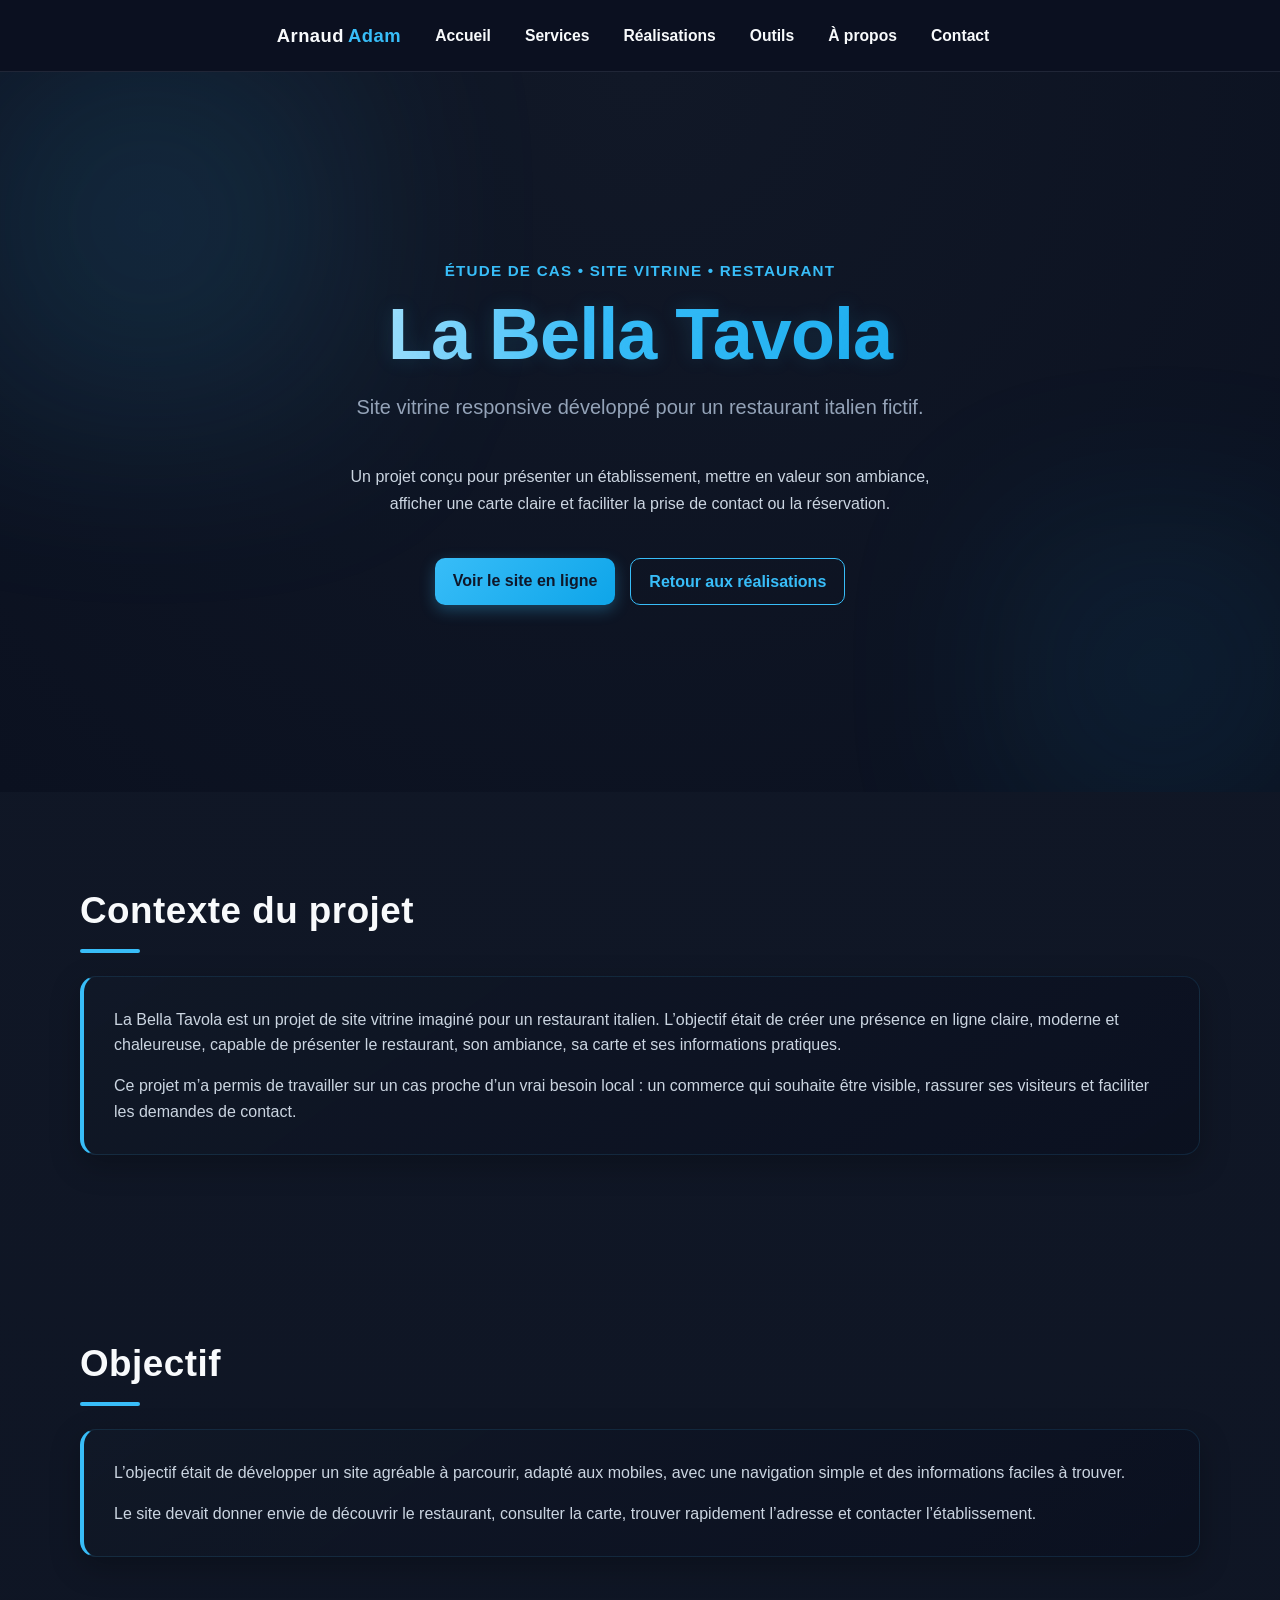
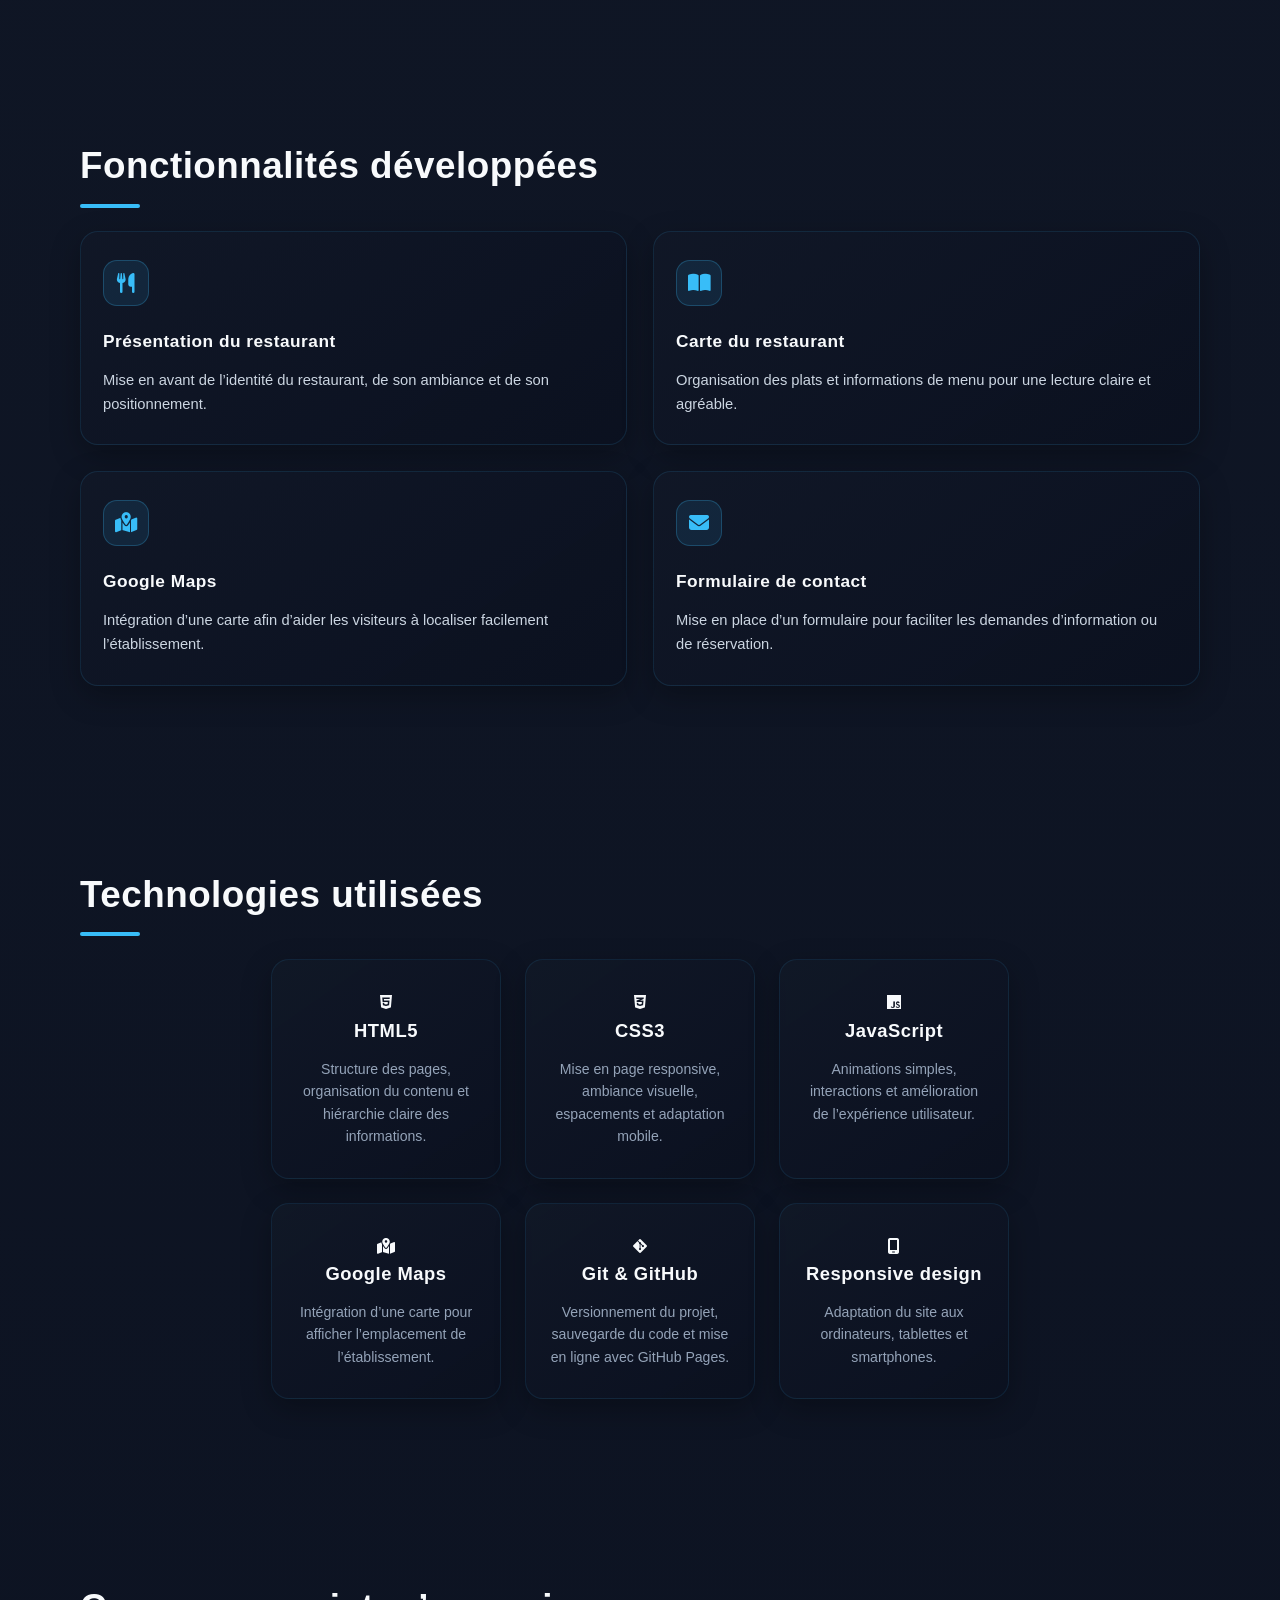
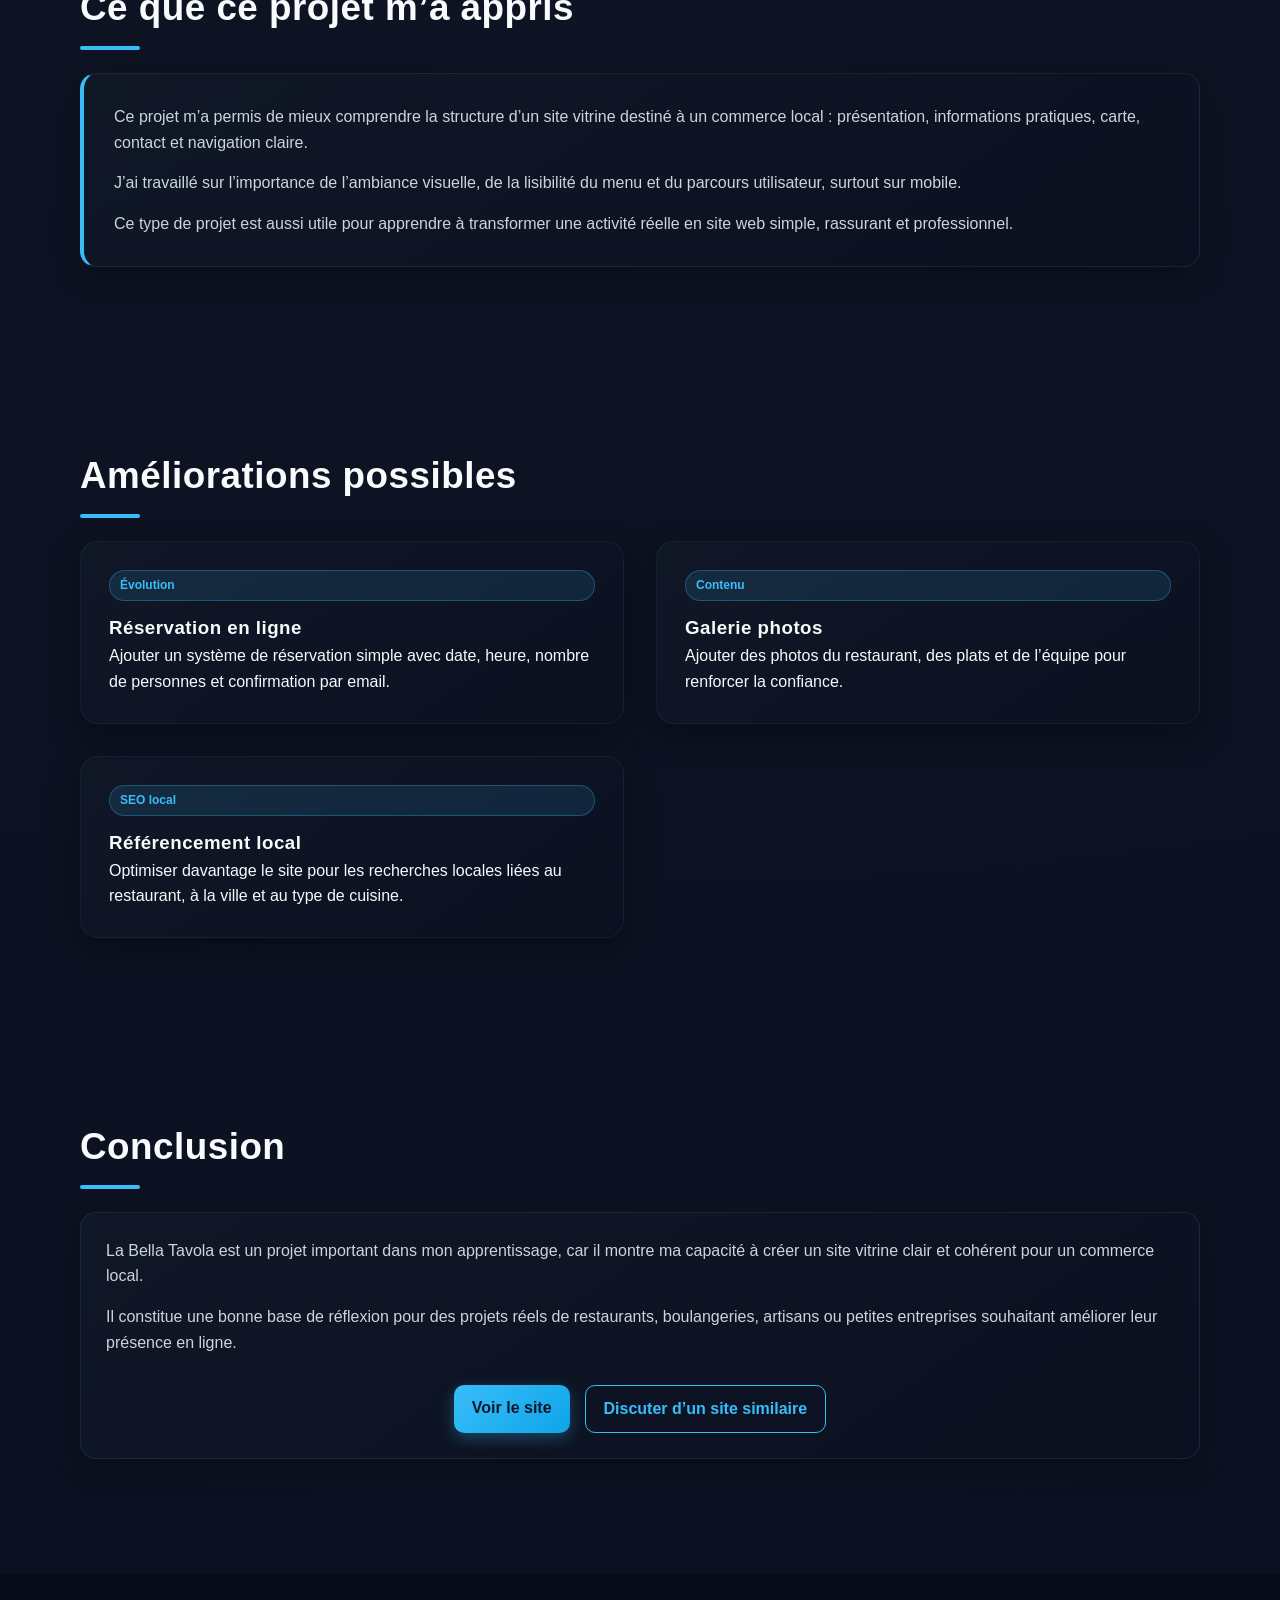
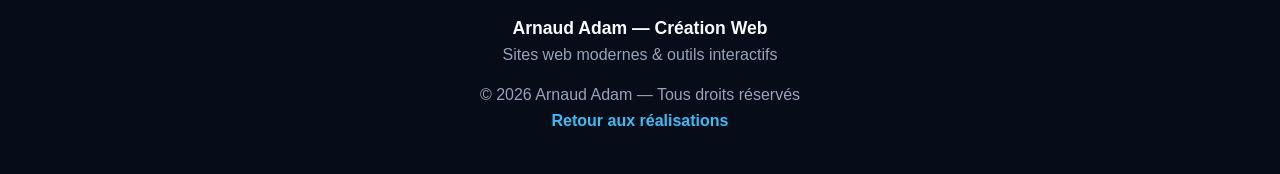
<file: projet-la-bella-tavola.html>
<!DOCTYPE html>
<html lang="fr">

<head>
  <meta charset="UTF-8">
  <meta name="viewport" content="width=device-width, initial-scale=1.0">

  <title>Projet La Bella Tavola — Arnaud Adam</title>

  <meta name="description"
    content="Étude de cas du projet La Bella Tavola : site vitrine responsive pour un restaurant italien fictif, avec menu, contact, Google Maps, formulaire et animations JavaScript.">

  <meta name="author" content="Arnaud Adam">
  <meta name="robots" content="index, follow">

  <link rel="canonical" href="https://a-adam.be/projet-la-bella-tavola.html">

  <!-- Open Graph -->
  <meta property="og:title" content="Projet La Bella Tavola — Arnaud Adam">
  <meta property="og:description"
    content="Site vitrine responsive pour un restaurant italien fictif : menu, formulaire, Google Maps, navigation mobile et ambiance visuelle chaleureuse.">
  <meta property="og:type" content="article">
  <meta property="og:url" content="https://a-adam.be/projet-la-bella-tavola.html">
  <meta property="og:image" content="https://a-adam.be/images/site-la-bella-tavola.webp">

  <!-- Twitter / X Card -->
  <meta name="twitter:card" content="summary_large_image">
  <meta name="twitter:title" content="Projet La Bella Tavola — Arnaud Adam">
  <meta name="twitter:description"
    content="Étude de cas d’un site vitrine pour restaurant avec menu, formulaire, Google Maps et responsive design.">
  <meta name="twitter:image" content="https://a-adam.be/images/site-la-bella-tavola.webp">

  <link rel="icon" type="image/x-icon" href="favicon.ico">
  <link rel="preconnect" href="https://cdnjs.cloudflare.com">
  <link rel="dns-prefetch" href="https://cdnjs.cloudflare.com">
  <link rel="stylesheet" href="https://cdnjs.cloudflare.com/ajax/libs/font-awesome/6.5.0/css/all.min.css">
  <link rel="stylesheet" href="style.css">
</head>

<body>

  <nav class="navbar" aria-label="Navigation principale">
    <a href="index.html#apropos" class="logo logo-text">
      Arnaud<span>Adam</span>
    </a>

    <button class="menu-toggle" aria-label="Ouvrir le menu">
      <i class="fa-solid fa-bars"></i>
    </button>

    <div class="nav-links">
      <a href="index.html#accueil">Accueil</a>
      <a href="index.html#services">Services</a>
      <a href="index.html#projets">Réalisations</a>
      <a href="index.html#outils">Outils</a>
      <a href="index.html#apropos">À propos</a>
      <a href="index.html#contact">Contact</a>
    </div>
  </nav>

  <header class="hero project-detail-hero">
    <div class="hero-content">
      <p class="hero-kicker">Étude de cas • Site vitrine • Restaurant</p>

      <h1 class="hero-title">La Bella Tavola</h1>

      <p class="hero-subtitle">
        Site vitrine responsive développé pour un restaurant italien fictif.
      </p>

      <p class="hero-description">
        Un projet conçu pour présenter un établissement, mettre en valeur son ambiance,
        afficher une carte claire et faciliter la prise de contact ou la réservation.
      </p>

      <div class="hero-buttons">
        <a href="https://adam-arnaud.github.io/la-bella-tavola/" target="_blank" rel="noopener noreferrer"
          class="btn">
          Voir le site en ligne
        </a>

        <a href="index.html#projets" class="btn btn-secondary">
          Retour aux réalisations
        </a>
      </div>
    </div>
  </header>

  <main>

    <section class="project-detail-section">
      <h2>Contexte du projet</h2>

      <div class="about-card">
        <p>
          La Bella Tavola est un projet de site vitrine imaginé pour un restaurant italien.
          L’objectif était de créer une présence en ligne claire, moderne et chaleureuse,
          capable de présenter le restaurant, son ambiance, sa carte et ses informations pratiques.
        </p>

        <p>
          Ce projet m’a permis de travailler sur un cas proche d’un vrai besoin local :
          un commerce qui souhaite être visible, rassurer ses visiteurs et faciliter les demandes de contact.
        </p>
      </div>
    </section>

    <section class="project-detail-section">
      <h2>Objectif</h2>

      <div class="about-card">
        <p>
          L’objectif était de développer un site agréable à parcourir, adapté aux mobiles,
          avec une navigation simple et des informations faciles à trouver.
        </p>

        <p>
          Le site devait donner envie de découvrir le restaurant, consulter la carte,
          trouver rapidement l’adresse et contacter l’établissement.
        </p>
      </div>
    </section>

    <section class="project-detail-section">
      <h2>Fonctionnalités développées</h2>

      <div class="services-grid">
        <article class="service-card">
          <div class="service-icon">
            <i class="fa-solid fa-utensils"></i>
          </div>
          <h3>Présentation du restaurant</h3>
          <p>
            Mise en avant de l’identité du restaurant, de son ambiance et de son positionnement.
          </p>
        </article>

        <article class="service-card">
          <div class="service-icon">
            <i class="fa-solid fa-book-open"></i>
          </div>
          <h3>Carte du restaurant</h3>
          <p>
            Organisation des plats et informations de menu pour une lecture claire et agréable.
          </p>
        </article>

        <article class="service-card">
          <div class="service-icon">
            <i class="fa-solid fa-map-location-dot"></i>
          </div>
          <h3>Google Maps</h3>
          <p>
            Intégration d’une carte afin d’aider les visiteurs à localiser facilement l’établissement.
          </p>
        </article>

        <article class="service-card">
          <div class="service-icon">
            <i class="fa-solid fa-envelope"></i>
          </div>
          <h3>Formulaire de contact</h3>
          <p>
            Mise en place d’un formulaire pour faciliter les demandes d’information ou de réservation.
          </p>
        </article>
      </div>
    </section>

    <section class="project-detail-section">
      <h2>Technologies utilisées</h2>

      <div class="skills-grid">
        <article class="skill-card">
          <i class="fa-brands fa-html5"></i>
          <h3>HTML5</h3>
          <p>Structure des pages, organisation du contenu et hiérarchie claire des informations.</p>
        </article>

        <article class="skill-card">
          <i class="fa-brands fa-css3-alt"></i>
          <h3>CSS3</h3>
          <p>Mise en page responsive, ambiance visuelle, espacements et adaptation mobile.</p>
        </article>

        <article class="skill-card">
          <i class="fa-brands fa-js"></i>
          <h3>JavaScript</h3>
          <p>Animations simples, interactions et amélioration de l’expérience utilisateur.</p>
        </article>

        <article class="skill-card">
          <i class="fa-solid fa-map-location-dot"></i>
          <h3>Google Maps</h3>
          <p>Intégration d’une carte pour afficher l’emplacement de l’établissement.</p>
        </article>

        <article class="skill-card">
          <i class="fa-brands fa-git-alt"></i>
          <h3>Git & GitHub</h3>
          <p>Versionnement du projet, sauvegarde du code et mise en ligne avec GitHub Pages.</p>
        </article>

        <article class="skill-card">
          <i class="fa-solid fa-mobile-screen"></i>
          <h3>Responsive design</h3>
          <p>Adaptation du site aux ordinateurs, tablettes et smartphones.</p>
        </article>
      </div>
    </section>

    <section class="project-detail-section">
      <h2>Ce que ce projet m’a appris</h2>

      <div class="about-card">
        <p>
          Ce projet m’a permis de mieux comprendre la structure d’un site vitrine destiné
          à un commerce local : présentation, informations pratiques, carte, contact et navigation claire.
        </p>

        <p>
          J’ai travaillé sur l’importance de l’ambiance visuelle, de la lisibilité du menu
          et du parcours utilisateur, surtout sur mobile.
        </p>

        <p>
          Ce type de projet est aussi utile pour apprendre à transformer une activité réelle
          en site web simple, rassurant et professionnel.
        </p>
      </div>
    </section>

    <section class="project-detail-section">
      <h2>Améliorations possibles</h2>

      <div class="projects-grid">
        <article class="project-card">
          <span class="status">Évolution</span>
          <h3>Réservation en ligne</h3>
          <p>
            Ajouter un système de réservation simple avec date, heure, nombre de personnes
            et confirmation par email.
          </p>
        </article>

        <article class="project-card">
          <span class="status">Contenu</span>
          <h3>Galerie photos</h3>
          <p>
            Ajouter des photos du restaurant, des plats et de l’équipe pour renforcer la confiance.
          </p>
        </article>

        <article class="project-card">
          <span class="status">SEO local</span>
          <h3>Référencement local</h3>
          <p>
            Optimiser davantage le site pour les recherches locales liées au restaurant,
            à la ville et au type de cuisine.
          </p>
        </article>
      </div>
    </section>

    <section class="project-detail-section">
      <h2>Conclusion</h2>

      <div class="contact-card">
        <p>
          La Bella Tavola est un projet important dans mon apprentissage, car il montre
          ma capacité à créer un site vitrine clair et cohérent pour un commerce local.
        </p>

        <p>
          Il constitue une bonne base de réflexion pour des projets réels de restaurants,
          boulangeries, artisans ou petites entreprises souhaitant améliorer leur présence en ligne.
        </p>

        <div class="hero-buttons">
          <a href="https://adam-arnaud.github.io/la-bella-tavola/" target="_blank" rel="noopener noreferrer"
            class="btn">
            Voir le site
          </a>

          <a href="index.html#contact" class="btn btn-secondary">
            Discuter d’un site similaire
          </a>
        </div>
      </div>
    </section>

  </main>

  <footer>
    <p><strong>Arnaud Adam — Création Web</strong></p>

    <p>Sites web modernes & outils interactifs</p>

    <p class="footer-legal">
      © 2026 Arnaud Adam — Tous droits réservés
    </p>

    <p>
      <a href="index.html#projets">Retour aux réalisations</a>
    </p>
  </footer>

  <button class="btn-top" id="btnTop" aria-label="Retour en haut">
    <i class="fa-solid fa-arrow-up"></i>
  </button>

  <script src="script.js"></script>
</body>

</html>
</file>
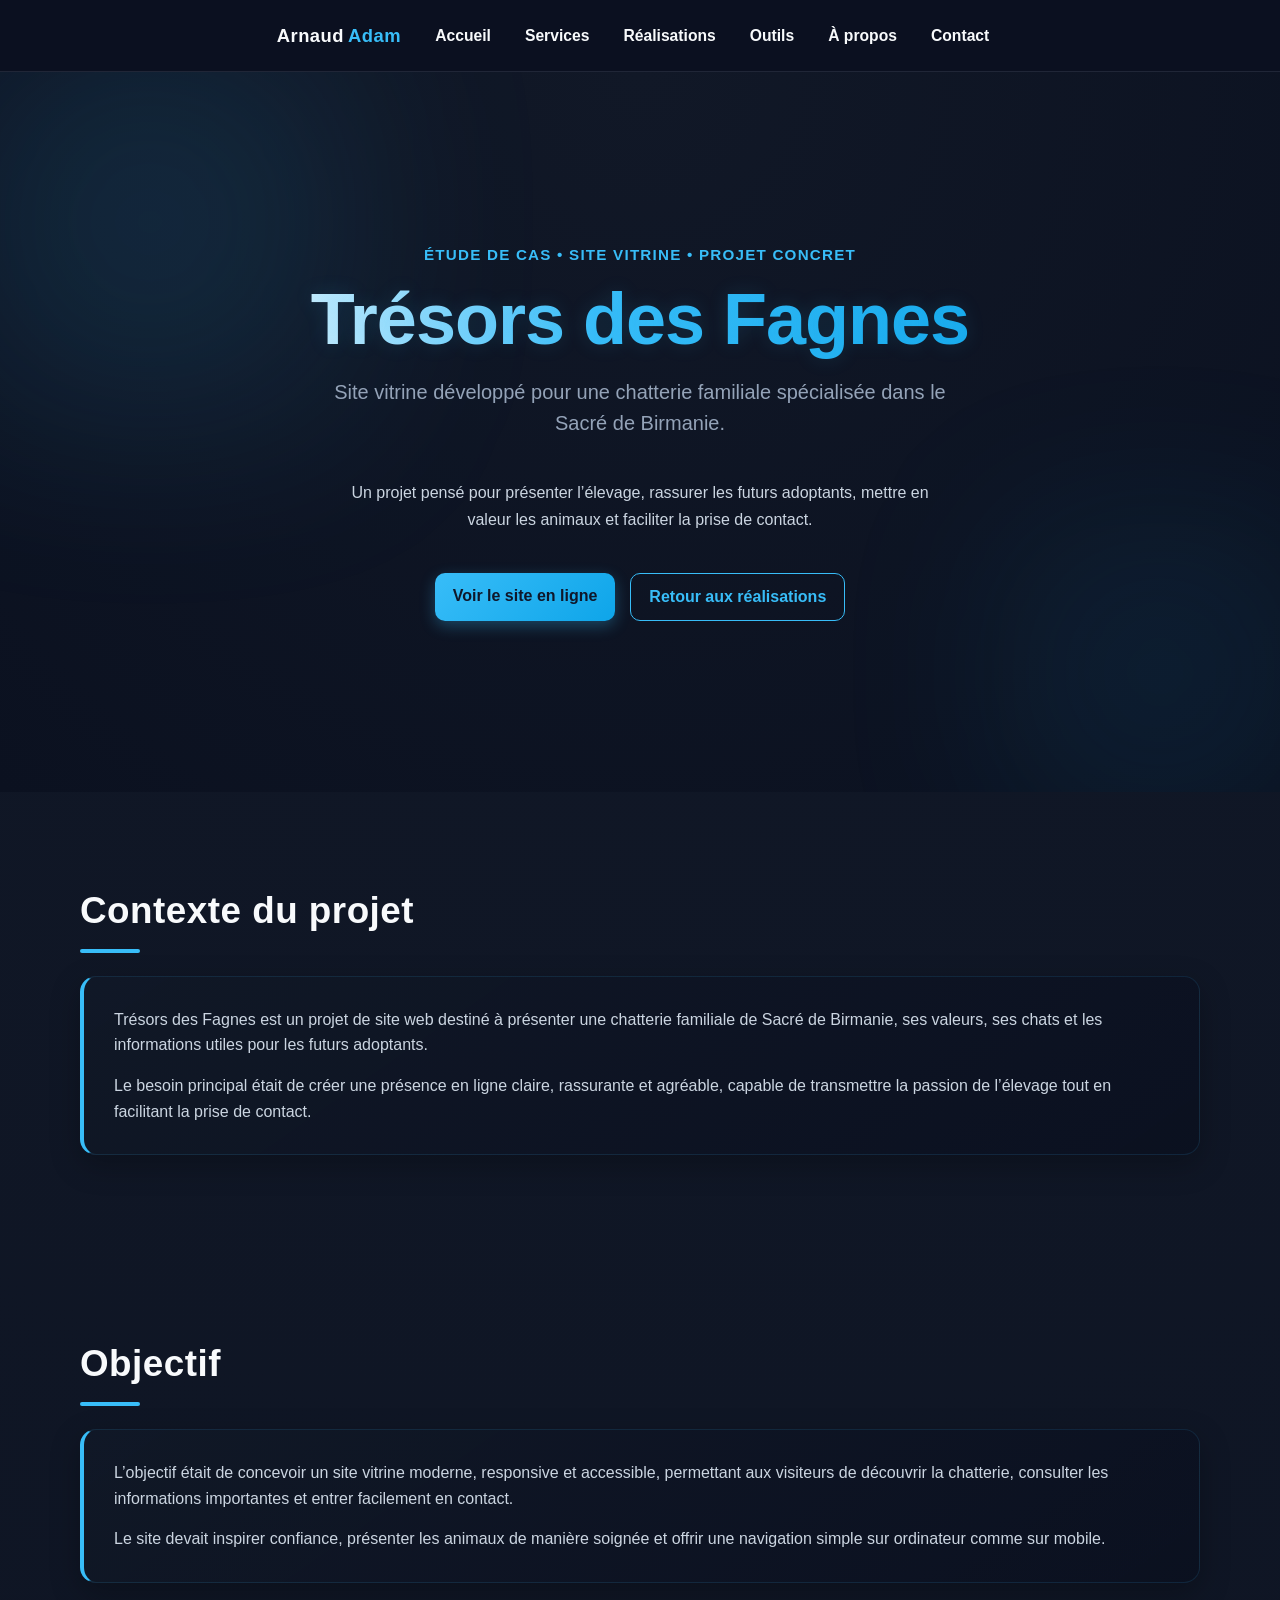
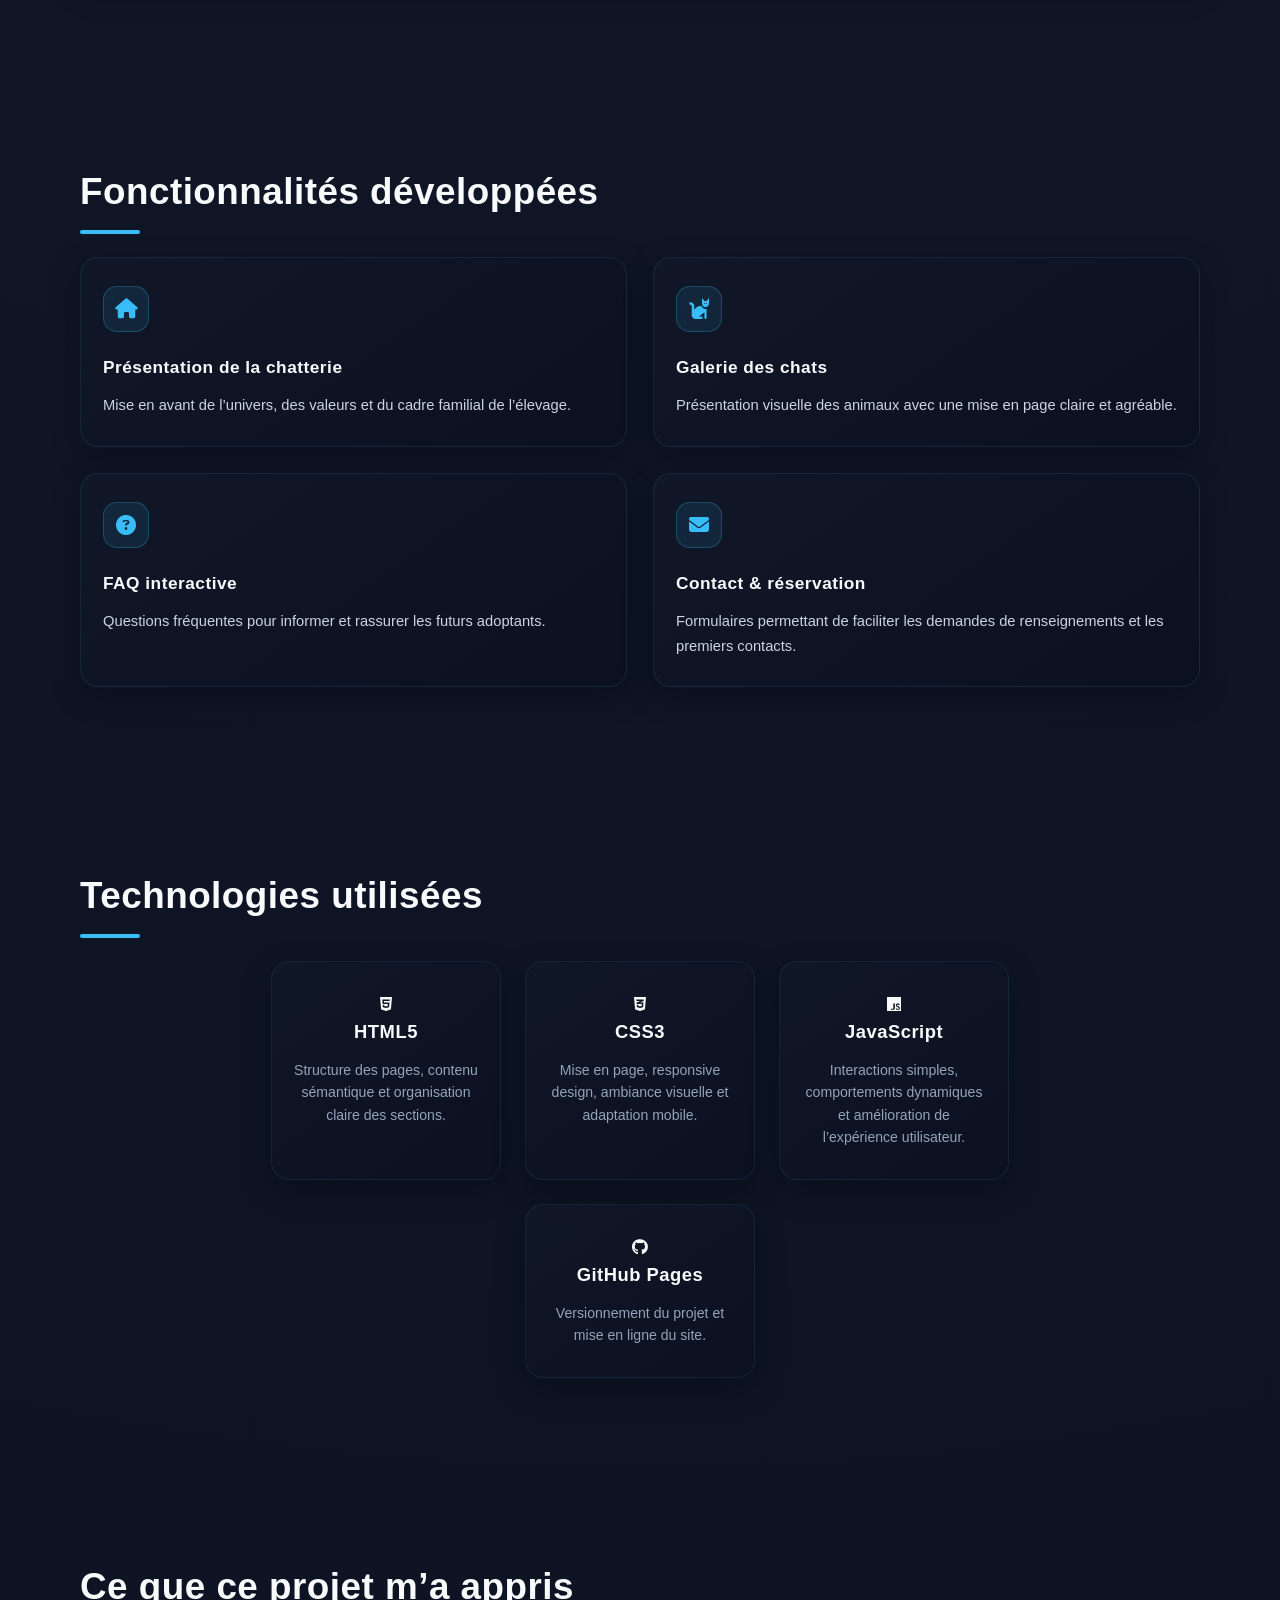
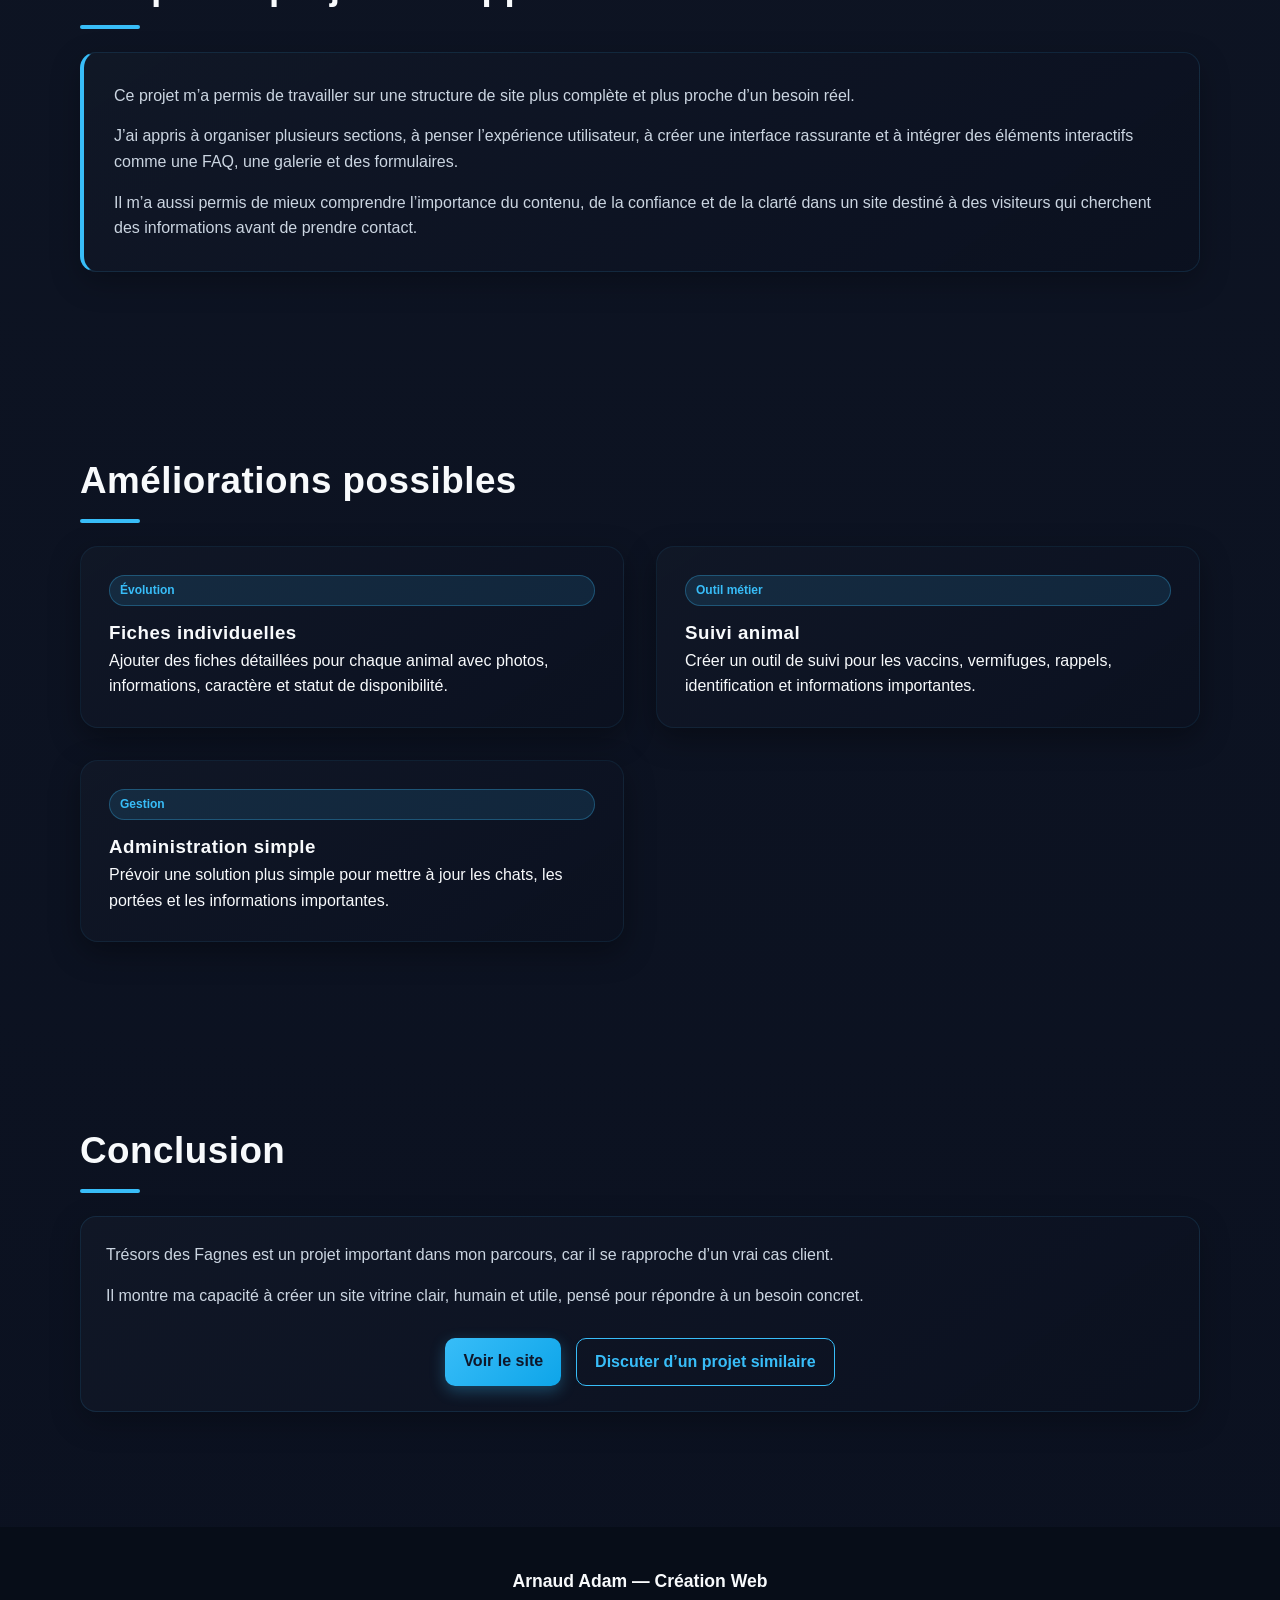
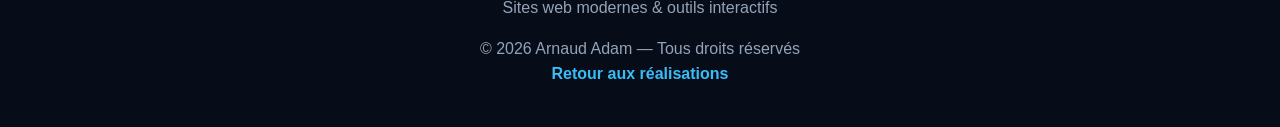
<file: projet-tresors-des-fagnes.html>
<!DOCTYPE html>
<html lang="fr">

<head>
  <meta charset="UTF-8">
  <meta name="viewport" content="width=device-width, initial-scale=1.0">

  <title>Projet Trésors des Fagnes — Arnaud Adam</title>

  <meta name="description"
    content="Étude de cas du projet Trésors des Fagnes : site vitrine développé pour une chatterie familiale de Sacré de Birmanie, avec galerie, FAQ, formulaire de contact et design responsive.">

  <meta name="author" content="Arnaud Adam">
  <meta name="robots" content="index, follow">

  <link rel="canonical" href="https://a-adam.be/projet-tresors-des-fagnes.html">

  <!-- Open Graph -->
  <meta property="og:title" content="Projet Trésors des Fagnes — Arnaud Adam">
  <meta property="og:description"
    content="Site vitrine développé pour une chatterie familiale de Sacré de Birmanie : présentation, galerie, FAQ, contact et réservation.">
  <meta property="og:type" content="article">
  <meta property="og:url" content="https://a-adam.be/projet-tresors-des-fagnes.html">
  <meta property="og:image" content="https://a-adam.be/images/site-tresors-des-fagnes.webp">

  <!-- Twitter / X Card -->
  <meta name="twitter:card" content="summary_large_image">
  <meta name="twitter:title" content="Projet Trésors des Fagnes — Arnaud Adam">
  <meta name="twitter:description"
    content="Étude de cas d’un site vitrine développé pour une chatterie familiale de Sacré de Birmanie.">
  <meta name="twitter:image" content="https://a-adam.be/images/site-tresors-des-fagnes.webp">

  <link rel="icon" type="image/x-icon" href="favicon.ico">
  <link rel="preconnect" href="https://cdnjs.cloudflare.com">
  <link rel="dns-prefetch" href="https://cdnjs.cloudflare.com">
  <link rel="stylesheet" href="https://cdnjs.cloudflare.com/ajax/libs/font-awesome/6.5.0/css/all.min.css">
  <link rel="stylesheet" href="style.css">
</head>

<body>

  <nav class="navbar" aria-label="Navigation principale">
    <a href="index.html#apropos" class="logo logo-text">
      Arnaud<span>Adam</span>
    </a>

    <button class="menu-toggle" aria-label="Ouvrir le menu">
      <i class="fa-solid fa-bars"></i>
    </button>

    <div class="nav-links">
      <a href="index.html#accueil">Accueil</a>
      <a href="index.html#services">Services</a>
      <a href="index.html#projets">Réalisations</a>
      <a href="index.html#outils">Outils</a>
      <a href="index.html#apropos">À propos</a>
      <a href="index.html#contact">Contact</a>
    </div>
  </nav>

  <header class="hero project-detail-hero">
    <div class="hero-content">
      <p class="hero-kicker">Étude de cas • Site vitrine • Projet concret</p>

      <h1 class="hero-title">Trésors des Fagnes</h1>

      <p class="hero-subtitle">
        Site vitrine développé pour une chatterie familiale spécialisée dans le Sacré de Birmanie.
      </p>

      <p class="hero-description">
        Un projet pensé pour présenter l’élevage, rassurer les futurs adoptants,
        mettre en valeur les animaux et faciliter la prise de contact.
      </p>

      <div class="hero-buttons">
        <a href="https://adam-arnaud.github.io/tresors-des-fagnes/" target="_blank" rel="noopener noreferrer"
          class="btn">
          Voir le site en ligne
        </a>

        <a href="index.html#projets" class="btn btn-secondary">
          Retour aux réalisations
        </a>
      </div>
    </div>
  </header>

  <main>

    <section class="project-detail-section">
      <h2>Contexte du projet</h2>

      <div class="about-card">
        <p>
          Trésors des Fagnes est un projet de site web destiné à présenter une chatterie familiale
          de Sacré de Birmanie, ses valeurs, ses chats et les informations utiles pour les futurs adoptants.
        </p>

        <p>
          Le besoin principal était de créer une présence en ligne claire, rassurante et agréable,
          capable de transmettre la passion de l’élevage tout en facilitant la prise de contact.
        </p>
      </div>
    </section>

    <section class="project-detail-section">
      <h2>Objectif</h2>

      <div class="about-card">
        <p>
          L’objectif était de concevoir un site vitrine moderne, responsive et accessible,
          permettant aux visiteurs de découvrir la chatterie, consulter les informations importantes
          et entrer facilement en contact.
        </p>

        <p>
          Le site devait inspirer confiance, présenter les animaux de manière soignée
          et offrir une navigation simple sur ordinateur comme sur mobile.
        </p>
      </div>
    </section>

    <section class="project-detail-section">
      <h2>Fonctionnalités développées</h2>

      <div class="services-grid">
        <article class="service-card">
          <div class="service-icon">
            <i class="fa-solid fa-house"></i>
          </div>
          <h3>Présentation de la chatterie</h3>
          <p>
            Mise en avant de l’univers, des valeurs et du cadre familial de l’élevage.
          </p>
        </article>

        <article class="service-card">
          <div class="service-icon">
            <i class="fa-solid fa-cat"></i>
          </div>
          <h3>Galerie des chats</h3>
          <p>
            Présentation visuelle des animaux avec une mise en page claire et agréable.
          </p>
        </article>

        <article class="service-card">
          <div class="service-icon">
            <i class="fa-solid fa-circle-question"></i>
          </div>
          <h3>FAQ interactive</h3>
          <p>
            Questions fréquentes pour informer et rassurer les futurs adoptants.
          </p>
        </article>

        <article class="service-card">
          <div class="service-icon">
            <i class="fa-solid fa-envelope"></i>
          </div>
          <h3>Contact & réservation</h3>
          <p>
            Formulaires permettant de faciliter les demandes de renseignements et les premiers contacts.
          </p>
        </article>
      </div>
    </section>

    <section class="project-detail-section">
      <h2>Technologies utilisées</h2>

      <div class="skills-grid">
        <article class="skill-card">
          <i class="fa-brands fa-html5"></i>
          <h3>HTML5</h3>
          <p>Structure des pages, contenu sémantique et organisation claire des sections.</p>
        </article>

        <article class="skill-card">
          <i class="fa-brands fa-css3-alt"></i>
          <h3>CSS3</h3>
          <p>Mise en page, responsive design, ambiance visuelle et adaptation mobile.</p>
        </article>

        <article class="skill-card">
          <i class="fa-brands fa-js"></i>
          <h3>JavaScript</h3>
          <p>Interactions simples, comportements dynamiques et amélioration de l’expérience utilisateur.</p>
        </article>

        <article class="skill-card">
          <i class="fa-brands fa-github"></i>
          <h3>GitHub Pages</h3>
          <p>Versionnement du projet et mise en ligne du site.</p>
        </article>
      </div>
    </section>

    <section class="project-detail-section">
      <h2>Ce que ce projet m’a appris</h2>

      <div class="about-card">
        <p>
          Ce projet m’a permis de travailler sur une structure de site plus complète
          et plus proche d’un besoin réel.
        </p>

        <p>
          J’ai appris à organiser plusieurs sections, à penser l’expérience utilisateur,
          à créer une interface rassurante et à intégrer des éléments interactifs comme une FAQ,
          une galerie et des formulaires.
        </p>

        <p>
          Il m’a aussi permis de mieux comprendre l’importance du contenu, de la confiance
          et de la clarté dans un site destiné à des visiteurs qui cherchent des informations
          avant de prendre contact.
        </p>
      </div>
    </section>

    <section class="project-detail-section">
      <h2>Améliorations possibles</h2>

      <div class="projects-grid">
        <article class="project-card">
          <span class="status">Évolution</span>
          <h3>Fiches individuelles</h3>
          <p>
            Ajouter des fiches détaillées pour chaque animal avec photos, informations,
            caractère et statut de disponibilité.
          </p>
        </article>

        <article class="project-card">
          <span class="status">Outil métier</span>
          <h3>Suivi animal</h3>
          <p>
            Créer un outil de suivi pour les vaccins, vermifuges, rappels,
            identification et informations importantes.
          </p>
        </article>

        <article class="project-card">
          <span class="status">Gestion</span>
          <h3>Administration simple</h3>
          <p>
            Prévoir une solution plus simple pour mettre à jour les chats,
            les portées et les informations importantes.
          </p>
        </article>
      </div>
    </section>

    <section class="project-detail-section">
      <h2>Conclusion</h2>

      <div class="contact-card">
        <p>
          Trésors des Fagnes est un projet important dans mon parcours, car il se rapproche
          d’un vrai cas client.
        </p>

        <p>
          Il montre ma capacité à créer un site vitrine clair, humain et utile,
          pensé pour répondre à un besoin concret.
        </p>

        <div class="hero-buttons">
          <a href="https://adam-arnaud.github.io/tresors-des-fagnes/" target="_blank" rel="noopener noreferrer"
            class="btn">
            Voir le site
          </a>

          <a href="index.html#contact" class="btn btn-secondary">
            Discuter d’un projet similaire
          </a>
        </div>
      </div>
    </section>

  </main>

  <footer>
    <p><strong>Arnaud Adam — Création Web</strong></p>

    <p>Sites web modernes & outils interactifs</p>

    <p class="footer-legal">
      © 2026 Arnaud Adam — Tous droits réservés
    </p>

    <p>
      <a href="index.html#projets">Retour aux réalisations</a>
    </p>
  </footer>

  <button class="btn-top" id="btnTop" aria-label="Retour en haut">
    <i class="fa-solid fa-arrow-up"></i>
  </button>

  <script src="script.js"></script>
</body>

</html>
</file>
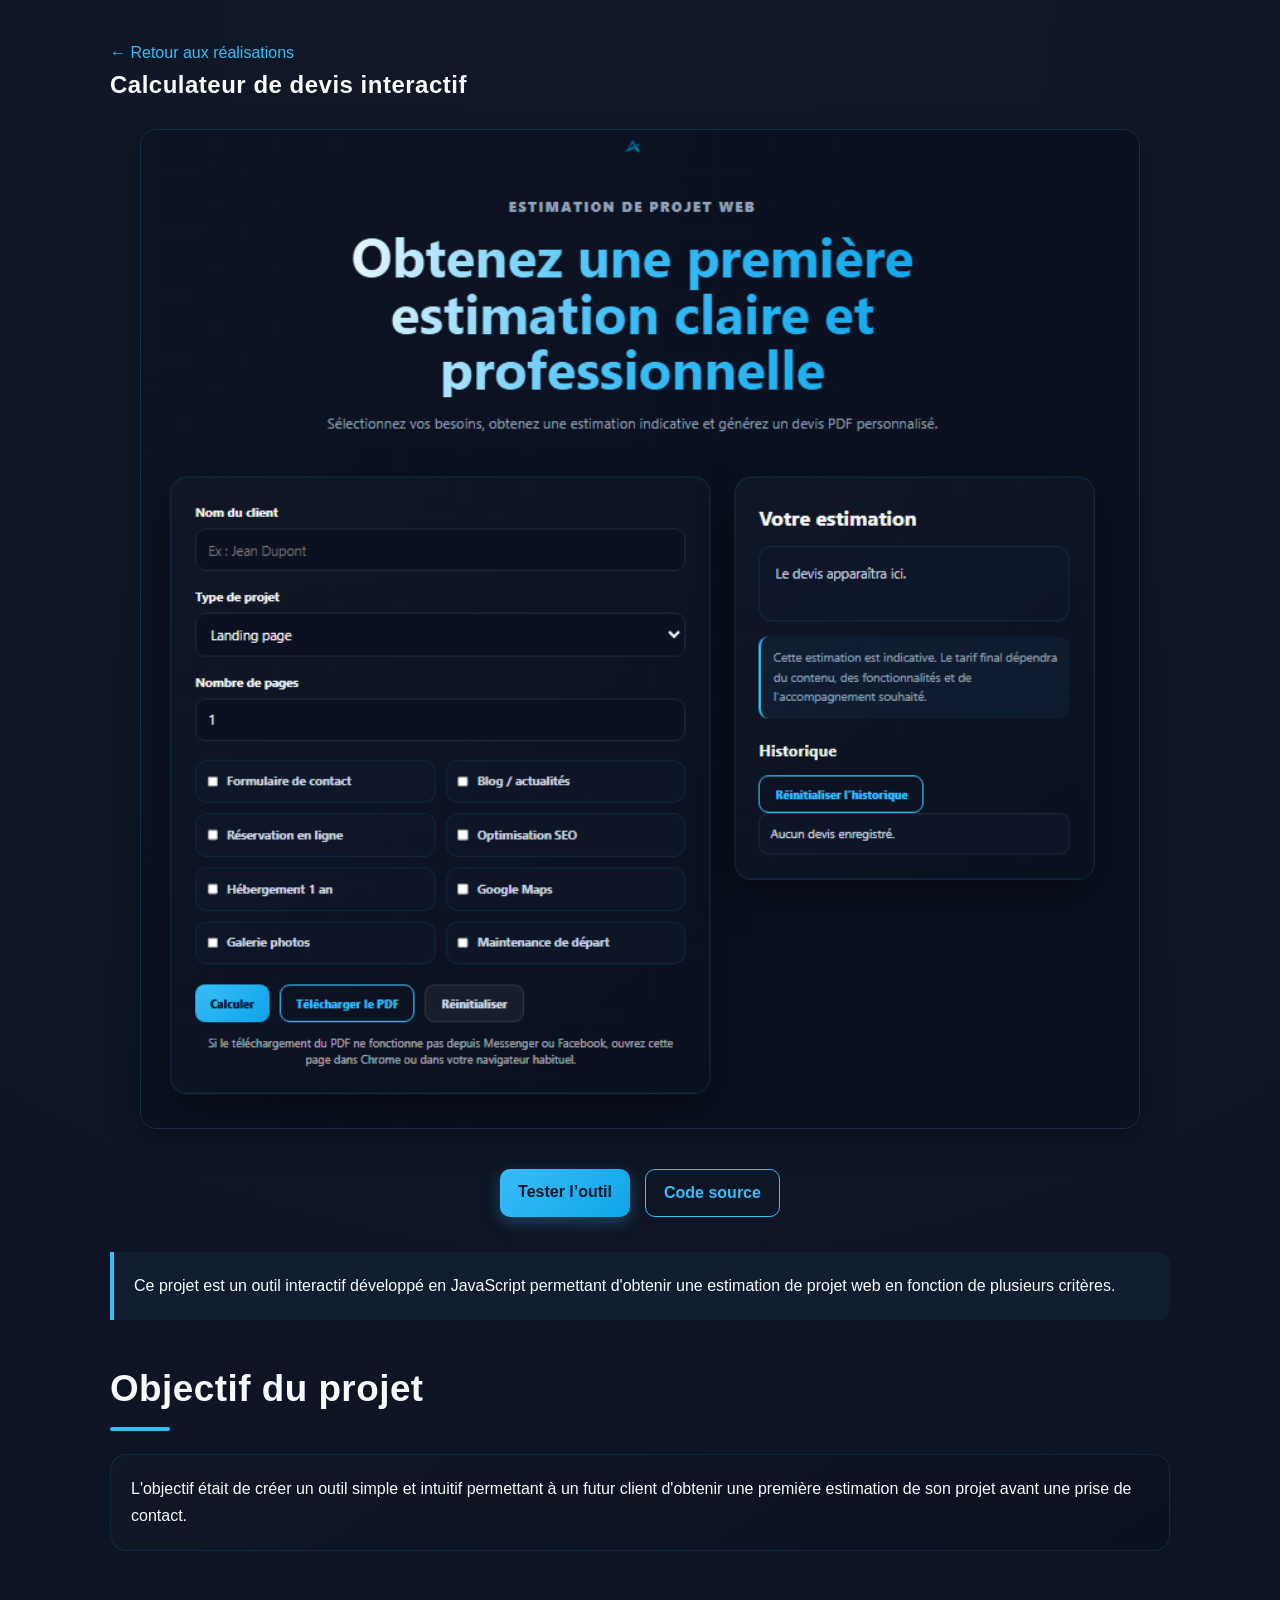
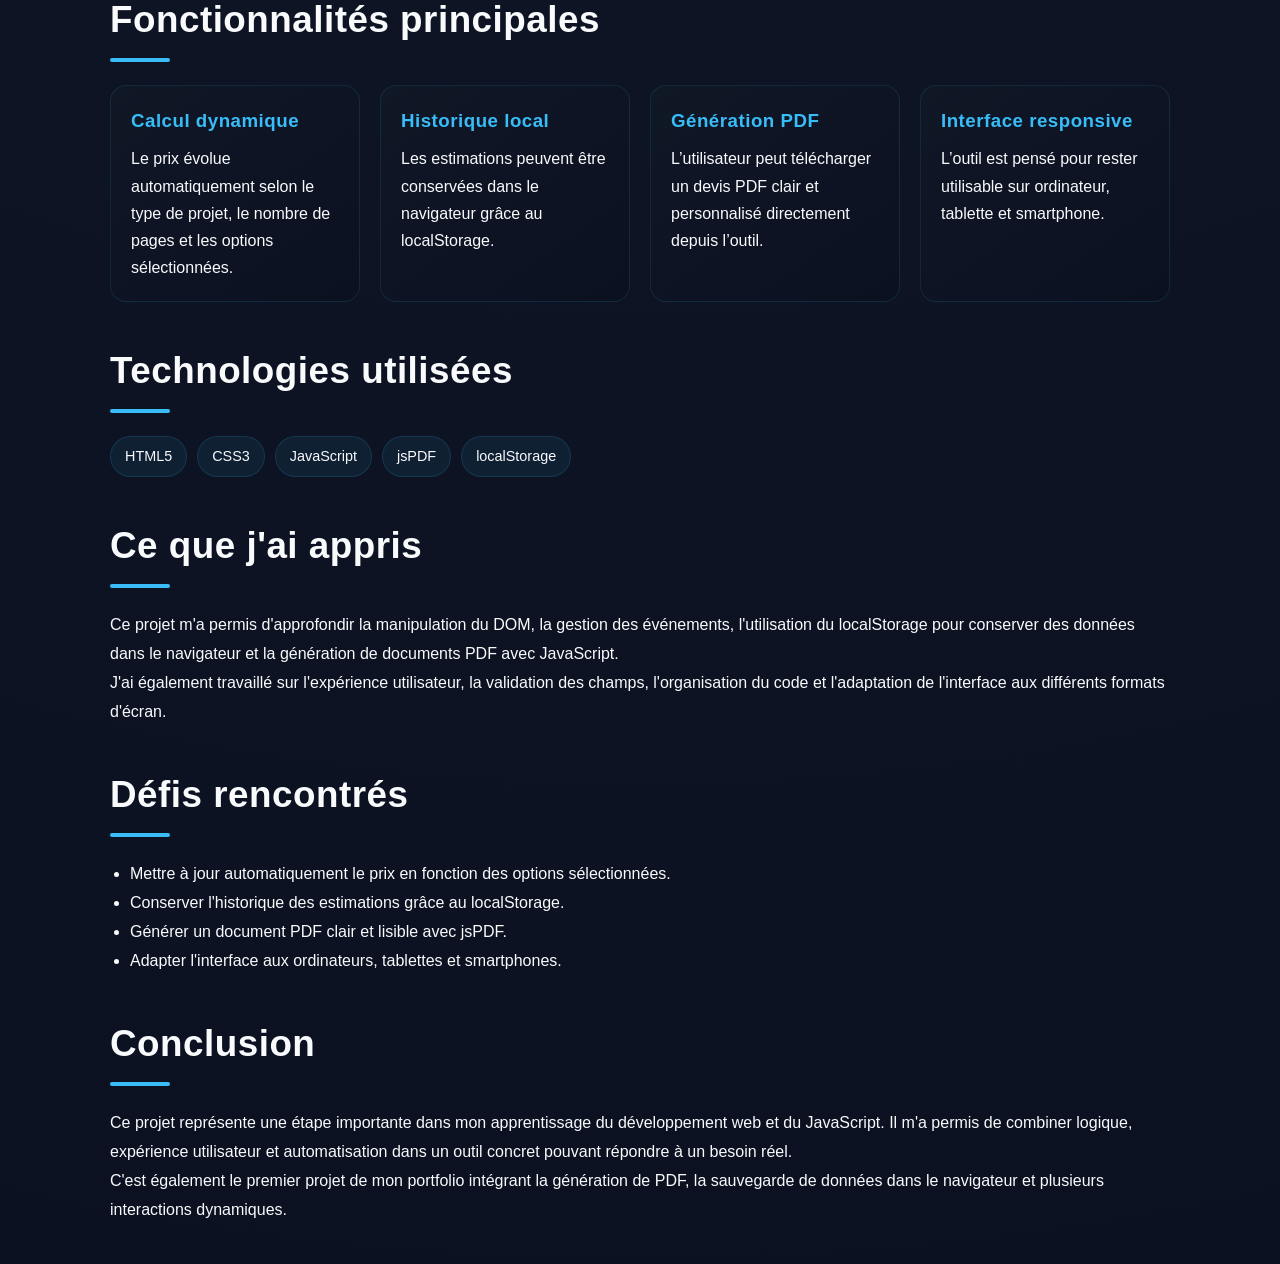
<file: projets/calculateur-devis.html>
<!DOCTYPE html>
<html lang="fr">

<head>
    <meta charset="UTF-8">
    <meta name="viewport" content="width=device-width, initial-scale=1.0">
    <title>Calculateur de devis interactif — Arnaud Adam</title>
    <meta name="description"
        content="Présentation détaillée du calculateur de devis interactif développé par Arnaud Adam.">
    <link rel="stylesheet" href="../style.css">

</head>

<body>

    <main>
        <section class="project-page">
            <a href="../index.html#projets" class="back-link">← Retour aux réalisations</a>

            <h1>Calculateur de devis interactif</h1>
            <img src="../images/calculateur-devis.webp" alt="Capture du calculateur de devis interactif"
                class="project-hero-image">

            <div class="project-page-actions">
                <a href="../devis.html" class="btn">Tester l’outil</a>

                <a href="https://github.com/adam-arnaud/portfolio" target="_blank" rel="noopener noreferrer"
                    class="btn btn-secondary">
                    Code source
                </a>
            </div>

            <p class="project-intro">
                Ce projet est un outil interactif développé en JavaScript permettant
                d'obtenir une estimation de projet web en fonction de plusieurs critères.
            </p>

            <h2>Objectif du projet</h2>

            <div class="case-card">
                <p>
                    L'objectif était de créer un outil simple et intuitif permettant à un futur
                    client d'obtenir une première estimation de son projet avant une prise de contact.
                </p>
            </div>

            <h2>Fonctionnalités principales</h2>

            <div class="case-grid">
                <div class="case-card">
                    <h3>Calcul dynamique</h3>
                    <p>Le prix évolue automatiquement selon le type de projet, le nombre de pages et les options
                        sélectionnées.</p>
                </div>

                <div class="case-card">
                    <h3>Historique local</h3>
                    <p>Les estimations peuvent être conservées dans le navigateur grâce au localStorage.</p>
                </div>

                <div class="case-card">
                    <h3>Génération PDF</h3>
                    <p>L’utilisateur peut télécharger un devis PDF clair et personnalisé directement depuis l’outil.</p>
                </div>

                <div class="case-card">
                    <h3>Interface responsive</h3>
                    <p>L’outil est pensé pour rester utilisable sur ordinateur, tablette et smartphone.</p>
                </div>
            </div>

            <h2>Technologies utilisées</h2>

            <div class="tech-badges">
                <span>HTML5</span>
                <span>CSS3</span>
                <span>JavaScript</span>
                <span>jsPDF</span>
                <span>localStorage</span>
            </div>

            <h2>Ce que j'ai appris</h2>

            <p>
                Ce projet m'a permis d'approfondir la manipulation du DOM, la gestion des événements,
                l'utilisation du localStorage pour conserver des données dans le navigateur et la
                génération de documents PDF avec JavaScript.
            </p>

            <p>
                J'ai également travaillé sur l'expérience utilisateur, la validation des champs,
                l'organisation du code et l'adaptation de l'interface aux différents formats d'écran.
            </p>

            <h2>Défis rencontrés</h2>

            <ul>
                <li>Mettre à jour automatiquement le prix en fonction des options sélectionnées.</li>
                <li>Conserver l'historique des estimations grâce au localStorage.</li>
                <li>Générer un document PDF clair et lisible avec jsPDF.</li>
                <li>Adapter l'interface aux ordinateurs, tablettes et smartphones.</li>
            </ul>

            <h2>Conclusion</h2>

            <p>
                Ce projet représente une étape importante dans mon apprentissage du développement web et du JavaScript.
                Il m'a permis de combiner logique, expérience utilisateur et automatisation dans un outil concret
                pouvant répondre à un besoin réel.
            </p>

            <p>
                C'est également le premier projet de mon portfolio intégrant la génération de PDF, la sauvegarde de
                données dans le navigateur et plusieurs interactions dynamiques.
            </p>

        </section>
    </main>

</body>

</html>
</file>
<file: style.css>
:root {
  /* ---------- COULEURS ---------- */
  --couleur-principale: #38bdf8;
  --couleur-principale-fonce: #0ea5e9;
  --couleur-principale-claire: #7dd3fc;

  --bg-sombre: #0b1120;
  --bg-moyen: #111827;
  --bg-nav: rgba(11, 17, 32, 0.92);
  --bg-footer: #070d18;

  --bordure: #1e293b;
  --bordure-claire: rgba(56, 189, 248, 0.12);

  --texte: #f8fafc;
  --texte-discret: #94a3b8;
  --texte-carte: #cbd5e1;

  /* ---------- DIMENSIONS ---------- */
  --largeur-contenu: 1200px;
  /* sections principales en desktop */
  --largeur-navbar: 1280px;
  /* navbar légèrement plus large */
  --largeur-hero: 900px;
  /* hero centré aéré (Option A) */
  --hauteur-nav: 90px;
  /* hauteur réelle de la navbar */

  /* ---------- ESPACEMENTS ---------- */
  --espace-section: 90px;
  /* padding vertical des sections */
  --espace-section-mobile: 50px;
  /* padding vertical en mobile */

  /* ---------- AUTRES ---------- */
  --transition: 0.3s ease;
  --rayon-carte: 16px;
}

/* RESET */
* {
  margin: 0;
  padding: 0;
  box-sizing: border-box;
}

/* BASE */
html {
  scroll-behavior: smooth;
}

section,
header {
  scroll-margin-top: var(--hauteur-nav);
}

body {
  font-family: "Segoe UI", Arial, sans-serif;
  background: radial-gradient(circle at top, var(--bg-moyen), var(--bg-sombre));
  color: var(--texte);
  line-height: 1.6;
}

h1,
h2,
h3 {
  font-weight: 600;
  letter-spacing: 0.5px;
}

a {
  color: var(--couleur-principale);
  text-decoration: none;
  font-weight: 500;
  transition: var(--transition);
}

a:visited {
  color: var(--couleur-principale);
}

a:hover {
  color: #7dd3fc;
  text-decoration: underline;
}

/* NAVIGATION */
.navbar {
  position: sticky;
  top: 0;
  display: flex;
  align-items: center;
  justify-content: center;
  /* mobile : tout centré */
  gap: 20px;
  padding: 12px 20px;
  background: var(--bg-nav);
  backdrop-filter: blur(10px);
  border-bottom: 1px solid rgba(148, 163, 184, 0.15);
  z-index: 1000;
}

.navbar-inner {
  width: 100%;
  max-width: var(--largeur-navbar);
  display: flex;
  align-items: center;
  justify-content: center;
  /* mobile : empilé et centré */
  flex-wrap: wrap;
  gap: 12px;
}

.logo {
  display: flex;
  align-items: center;
  text-decoration: none;
}

.logo-text {
  color: #f8fafc;
  font-weight: 800;
  font-size: 1.1rem;
  letter-spacing: 0.5px;
}

.logo-text span {
  color: var(--couleur-principale);
  margin-left: 4px;
}

.logo-text:hover {
  color: #f8fafc;
  text-decoration: none;
}

.logo img {
  height: 60px;
  width: auto;
  display: block;
  transition: transform var(--transition);
}

.logo:hover img {
  transform: scale(1.05);
}

.nav-links {
  display: flex;
  gap: 8px;
  flex-wrap: wrap;
  justify-content: center;
}

.nav-links a {
  position: relative;
  color: var(--texte);
  text-decoration: none;
  font-weight: 600;
  font-size: 0.95rem;
  padding: 8px 14px;
  border-radius: 10px;
  transition: var(--transition);
}

.nav-links a:visited {
  color: var(--texte);
}

.nav-links a:hover {
  color: var(--couleur-principale);
  background: rgba(56, 189, 248, 0.08);
  text-decoration: none;
}

.nav-links a.active {
  color: var(--couleur-principale);
  background: rgba(56, 189, 248, 0.08);
}



.logo-text:hover {
  color: inherit;
  background: transparent;
}

.logo-text:hover span {
  color: var(--couleur-principale);
}

.nav-links a::after {
  content: "";
  position: absolute;
  width: 0;
  height: 2px;
  left: 14px;
  bottom: 4px;
  background: var(--couleur-principale);
  transition: var(--transition);
}

.nav-links a.active::after {
  width: calc(100% - 28px);
}

.nav-links a:hover::after {
  width: calc(100% - 28px);
}

.nav-links a:focus-visible {
  outline: 2px solid var(--couleur-principale);
  outline-offset: 2px;
}

.menu-toggle {
  display: none;
  background: transparent;
  border: none;
  color: var(--texte);
  font-size: 1.4rem;
  cursor: pointer;
  padding: 8px;
}

/* NAVIGATION — desktop (≥ 768px) */
@media (min-width: 768px) {
  .navbar-inner {
    justify-content: space-between;
    /* logo à gauche, liens à droite */
  }

  .logo img {
    height: 70px;
  }

  .nav-links {
    gap: 6px;
  }

  .nav-links a {
    font-size: 1rem;
    padding: 10px 16px;
  }
}

.navbar {
  min-height: 72px;
}

.logo-text {
  font-size: 1.15rem;
}

.nav-links a {
  font-size: 0.98rem;
  padding: 10px 14px;
}

.hero {
  min-height: calc(100vh - 72px);
  padding: 90px 20px 80px;
}

.hero-content {
  max-width: 820px;
}

.hero-kicker {
  margin-bottom: 18px !important;
}

.hero-title {
  max-width: 900px;
  margin-left: auto;
  margin-right: auto;
  font-size: clamp(3.2rem, 5vw, 4.6rem);
  line-height: 1.05;
}

.hero-subtitle {
  max-width: 650px;
  margin-left: auto;
  margin-right: auto;
  font-size: 1.25rem !important;
}

.hero-description {
  max-width: 680px;
  line-height: 1.7;
}

.terminal {
  margin-top: 10px;
}

/* HERO */
.hero {
  min-height: auto;
  display: flex;
  align-items: center;
  justify-content: center;
  text-align: center;
  background: radial-gradient(circle at top, var(--bg-moyen), var(--bg-sombre));
  position: relative;
  overflow: hidden;
  padding: 60px 20px;
}

.hero::before {
  content: "";
  position: absolute;
  width: 500px;
  height: 500px;
  background: radial-gradient(circle, rgba(56, 189, 248, 0.15), transparent);
  top: -100px;
  left: -100px;
  filter: blur(80px);
  pointer-events: none;
}

.hero::after {
  content: "";
  position: absolute;
  width: 400px;
  height: 400px;
  background: radial-gradient(circle, rgba(14, 165, 233, 0.1), transparent);
  bottom: -80px;
  right: -80px;
  filter: blur(70px);
  pointer-events: none;
}

.hero-content {
  position: relative;
  z-index: 1;
  width: 100%;
  max-width: var(--largeur-hero);
}

.hero-title {
  font-size: clamp(2.4rem, 7vw, 4.5rem);
  margin-bottom: 18px;
  font-weight: 800;
  letter-spacing: -1px;
  line-height: 1.1;
  background: linear-gradient(90deg,
      #ffffff 0%,
      var(--couleur-principale) 45%,
      var(--couleur-principale-fonce) 100%);
  -webkit-background-clip: text;
  background-clip: text;
  -webkit-text-fill-color: transparent;
  color: transparent;
  text-shadow: 0 0 20px rgba(56, 189, 248, 0.15);
  animation: fadeUp 0.9s ease forwards;
}

.hero-subtitle {
  font-size: 1.1rem;
  color: var(--texte-discret);
  margin-bottom: 30px;
  max-width: 640px;
  margin-left: auto;
  margin-right: auto;
  line-height: 1.55;
  opacity: 0;
  animation: fadeUp 0.9s ease 0.2s forwards;
}

.hero-buttons {
  display: flex;
  justify-content: center;
  gap: 15px;
  flex-wrap: wrap;
  opacity: 0;
  animation: fadeUp 0.9s ease 0.4s forwards;
}

.hero-kicker {
  color: var(--couleur-principale) !important;
  font-size: 0.95rem !important;
  font-weight: 700;
  letter-spacing: 0.08em;
  text-transform: uppercase;
  margin-bottom: 12px !important;
}

.hero-description {
  max-width: 620px;
  margin: 0 auto 25px;
  color: var(--texte-carte) !important;
  font-size: 1rem !important;
}

/* HERO — tablette (≥ 768px) */
@media (min-width: 768px) {
  .hero {
    min-height: 75vh;
    padding: 80px 30px;
  }

  .hero-subtitle {
    font-size: 1.2rem;
    margin-bottom: 35px;
  }
}

/* HERO — desktop large (≥ 1200px) */
@media (min-width: 1200px) {
  .hero {
    min-height: 80vh;
    padding: 100px 30px;
  }

  .hero-subtitle {
    font-size: 1.25rem;
    margin-bottom: 40px;
  }
}

/* TERMINAL */
.terminal {
  background: #1e1e1e;
  border-radius: 10px;
  overflow: hidden;
  margin: 0 auto 25px;
  max-width: 540px;
  box-shadow: 0 10px 40px rgba(0, 0, 0, 0.5);
  text-align: left;
}

.terminal-barre {
  background: #323233;
  padding: 10px 15px;
  display: flex;
  align-items: center;
  gap: 8px;
}

.terminal-point {
  width: 12px;
  height: 12px;
  border-radius: 50%;
}

.rouge {
  background: #ff5f57;
}

.jaune {
  background: #febc2e;
}

.vert {
  background: #28c840;
}

.terminal-titre {
  flex: 1;
  text-align: center;
  font-size: 0.75rem;
  color: #94a3b8;
  font-family: monospace;
}

.terminal-corps {
  padding: 20px;
  display: flex;
  align-items: center;
  gap: 10px;
  min-height: 60px;
  overflow: hidden;
}

.terminal-prompt {
  color: #4ec9b0;
  font-family: monospace;
  font-size: 1.1rem;
  font-weight: bold;
}

.typing {
  color: #d4d4d4;
  font-family: monospace;
  font-size: 1rem;
  border-right: 2px solid var(--couleur-principale);
  white-space: nowrap;
  overflow: hidden;
  animation: clignotement 0.7s step-end infinite;
}

/* SECTIONS */
section {
  max-width: var(--largeur-contenu);
  margin: auto;
  padding: var(--espace-section-mobile) 20px;
}

#contact {
  padding-bottom: 35px;
}

section h2 {
  margin-bottom: 25px;
  font-size: 1.7rem;
  position: relative;
  text-align: left;
}

section h2::after {
  content: "";
  width: 50px;
  height: 3px;
  background: var(--couleur-principale);
  position: absolute;
  left: 0;
  bottom: -10px;
  border-radius: 5px;
}

.section-intro {
  color: var(--texte-discret);
  margin-bottom: 30px;
  max-width: 720px;
  line-height: 1.6;
}

/* SECTIONS — tablette (≥ 768px) */
@media (min-width: 768px) {
  section {
    padding: 70px 30px;
  }

  section h2 {
    font-size: 2rem;
    margin-bottom: 30px;
  }

  section h2::after {
    width: 60px;
    height: 4px;
    bottom: -12px;
  }

  .section-intro {
    font-size: 1.05rem;
    margin-bottom: 40px;
  }
}

/* SECTIONS — desktop large (≥ 1200px) */
@media (min-width: 1200px) {
  section {
    padding: var(--espace-section) 40px;
  }

  section h2 {
    font-size: 2.3rem;
    margin-bottom: 35px;
  }
}

/* BOUTONS */
.btn {
  display: inline-block;
  margin-top: 15px;
  padding: 10px 18px;
  background: linear-gradient(135deg, var(--couleur-principale), var(--couleur-principale-fonce));
  color: #0f172a;
  border: none;
  border-radius: 10px;
  font-family: inherit;
  font-size: 1rem;
  font-weight: bold;
  text-decoration: none;
  cursor: pointer;
  transition: all var(--transition);
  box-shadow: 0 5px 15px rgba(56, 189, 248, 0.3);
}

.btn:visited {
  color: #0f172a;
}

.btn:hover {
  color: #0f172a;
  text-decoration: none;
  transform: translateY(-3px) scale(1.03);
  box-shadow: 0 10px 25px rgba(56, 189, 248, 0.5);
}

.btn:active {
  transform: scale(0.97);
}

.btn:focus-visible {
  outline: 3px solid var(--couleur-principale);
  outline-offset: 3px;
}

.btn-secondary {
  background: transparent;
  color: var(--couleur-principale);
  border: 1px solid var(--couleur-principale);
  box-shadow: none;
}

.btn-secondary:visited {
  color: var(--couleur-principale);
}

.btn-secondary:hover {
  color: var(--couleur-principale);
  background: rgba(56, 189, 248, 0.1);
  box-shadow: 0 10px 25px rgba(56, 189, 248, 0.25);
}

.btn:disabled,
.btn[aria-disabled="true"] {
  opacity: 0.5;
  cursor: not-allowed;
  transform: none;
  box-shadow: none;
  pointer-events: none;
}

/* CARTES */
.card {
  position: relative;
  overflow: hidden;
  background: linear-gradient(145deg, var(--bg-moyen), var(--bg-sombre));
  border: 1px solid var(--bordure);
  border-radius: var(--rayon-carte);
  padding: 20px;
  transition: var(--transition);
}

.card p {
  color: var(--texte-carte);
  margin-top: 8px;
}

/* SERVICES */
.services-section {
  max-width: 1100px;
}

.services-grid {
  display: grid;
  grid-template-columns: repeat(2, 1fr);
  gap: 26px;
  margin-top: 35px;
}

.service-card {
  position: relative;
  overflow: hidden;
  background: linear-gradient(145deg, rgba(17, 24, 39, 0.96), rgba(11, 17, 32, 0.98));
  border: 1px solid rgba(56, 189, 248, 0.12);
  border-radius: 18px;
  padding: 28px 22px;
  transition: transform 0.35s ease,
    box-shadow 0.35s ease,
    border-color 0.35s ease;
  box-shadow: 0 10px 30px rgba(0, 0, 0, 0.28);
}

.service-card::before {
  content: "";
  position: absolute;
  width: 180px;
  height: 180px;
  top: -70px;
  right: -70px;
  background: radial-gradient(circle, rgba(56, 189, 248, 0.14), transparent 65%);
  opacity: 0;
  transition: opacity 0.35s ease;
}

.service-card:hover {
  transform: translateY(-8px);
  border-color: rgba(56, 189, 248, 0.35);
  box-shadow:
    0 18px 45px rgba(0, 0, 0, 0.42),
    0 0 25px rgba(56, 189, 248, 0.08);
}

.service-card:hover::before {
  opacity: 1;
}

.service-icon {
  width: 46px;
  height: 46px;
  display: flex;
  align-items: center;
  justify-content: center;
  margin-bottom: 22px;
  border-radius: 14px;
  background: rgba(56, 189, 248, 0.1);
  color: var(--couleur-principale);
  border: 1px solid rgba(56, 189, 248, 0.25);
  font-size: 1.25rem;
}

.service-card h3 {
  margin-bottom: 12px;
  font-size: 1.08rem;
  color: var(--texte);
}

.service-card p {
  color: var(--texte-carte);
  font-size: 0.92rem;
  line-height: 1.65;
}

/* PROJETS */
.projects-grid {
  display: grid;
  grid-template-columns: 1fr;
  gap: 24px;
  align-items: stretch;
}

.project-card {
  display: flex;
  flex-direction: column;
  position: relative;
  overflow: hidden;
  background: linear-gradient(145deg, rgba(17, 24, 39, 0.95), rgba(11, 17, 32, 0.98));
  border: 1px solid rgba(56, 189, 248, 0.08);
  border-radius: 18px;
  padding: 22px;
  transition: transform 0.35s ease,
    box-shadow 0.35s ease,
    border-color 0.35s ease;
  box-shadow: 0 10px 30px rgba(0, 0, 0, 0.35);
}

.project-card::before {
  content: "";
  position: absolute;
  inset: 0;
  background: radial-gradient(circle at top right, rgba(56, 189, 248, 0.08), transparent 45%);
  opacity: 0;
  transition: opacity 0.35s ease;
  pointer-events: none;
}

.project-card:hover {
  transform: translateY(-10px);
  border-color: rgba(56, 189, 248, 0.25);
  box-shadow:
    0 20px 50px rgba(0, 0, 0, 0.45),
    0 0 25px rgba(56, 189, 248, 0.08);
}

.project-card:hover::before {
  opacity: 1;
}

.project-image {
  position: relative;
  height: 200px;
  border-radius: 12px;
  overflow: hidden;
  margin-bottom: 18px;
  background: var(--bg-sombre);
}

.project-image img {
  width: 100%;
  height: 100%;
  object-fit: cover;
  object-position: top center;
  transition: 0.4s ease;
}

.project-overlay {
  position: absolute;
  inset: 0;
  background: rgba(15, 23, 42, 0.85);
  display: flex;
  justify-content: center;
  align-items: center;
  opacity: 0;
  transition: var(--transition);
}

.overlay-btn {
  padding: 10px 18px;
  background: var(--couleur-principale);
  color: var(--bg-sombre);
  border-radius: 10px;
  font-family: inherit;
  font-size: 1rem;
  font-weight: bold;
  transform: translateY(10px);
  opacity: 0;
  transition: var(--transition);
  text-decoration: none;
}

.overlay-btn:visited,
.overlay-btn:hover {
  color: var(--bg-sombre);
  text-decoration: none;
}

.project-card:hover img {
  transform: scale(1.08);
}

.project-card:hover .project-overlay {
  opacity: 1;
}

.project-card:hover .overlay-btn {
  opacity: 1;
  transform: translateY(0);
}

.status {
  display: inline-block;
  margin-bottom: 12px;
  padding: 5px 10px;
  background: rgba(56, 189, 248, 0.12);
  color: var(--couleur-principale);
  border: 1px solid rgba(56, 189, 248, 0.3);
  border-radius: 999px;
  font-size: 0.75rem;
  font-weight: 600;
}

.tags span {
  display: inline-block;
  background: var(--bordure);
  color: var(--texte);
  padding: 5px 10px;
  margin-right: 5px;
  margin-top: 10px;
  border-radius: 8px;
  font-size: 0.75rem;
}

.project-actions {
  display: flex;
  gap: 12px;
  flex-wrap: wrap;
  align-items: center;
  margin-top: auto;
  padding-top: 18px;
}

/* PROJETS — tablette (≥ 768px) */
@media (min-width: 768px) {
  .projects-grid {
    grid-template-columns: repeat(2, 1fr);
    gap: 28px;
  }

  .project-card {
    padding: 24px;
  }

  .project-image {
    height: 210px;
  }
}

/* PROJETS — desktop large (≥ 1200px) */
@media (min-width: 1200px) {
  .projects-grid {
    gap: 32px;
  }

  .project-card {
    padding: 28px;
  }

  .project-image {
    height: 240px;
  }
}

/* COMPÉTENCES */
.skills-grid {
  display: flex;
  flex-wrap: wrap;
  justify-content: center;
  gap: 24px;
  margin-top: 35px;
  max-width: 850px;
  margin-left: auto;
  margin-right: auto;
}

.skill-card {
  flex: 0 1 230px;
  position: relative;
  overflow: hidden;
  background: linear-gradient(145deg, rgba(17, 24, 39, 0.95), rgba(11, 17, 32, 0.98));
  border: 1px solid rgba(56, 189, 248, 0.1);
  border-radius: 18px;
  padding: 30px 22px;
  text-align: center;
  transition: transform 0.35s ease,
    box-shadow 0.35s ease,
    border-color 0.35s ease;
  box-shadow: 0 10px 30px rgba(0, 0, 0, 0.28);
}

.skill-card::before {
  content: "";
  position: absolute;
  width: 180px;
  height: 180px;
  background: radial-gradient(circle, rgba(56, 189, 248, 0.12), transparent 65%);
  top: -70px;
  right: -70px;
  opacity: 0;
  transition: opacity 0.35s ease;
}

.skill-card:hover {
  transform: translateY(-8px);
  border-color: rgba(56, 189, 248, 0.35);
  box-shadow:
    0 18px 45px rgba(0, 0, 0, 0.42),
    0 0 25px rgba(56, 189, 248, 0.08);
}

.skill-card:hover::before {
  opacity: 1;
}

.skill-icon {
  font-size: 2.7rem;
  margin-bottom: 18px;
  display: block;
  transition: transform 0.35s ease, filter 0.35s ease;
}

.skill-card:hover .skill-icon {
  transform: scale(1.12) rotate(-3deg);
  filter: drop-shadow(0 0 12px rgba(56, 189, 248, 0.35));
}

.skill-card h3 {
  font-size: 1.15rem;
  margin-bottom: 12px;
  color: var(--texte);
}

.skill-level {
  display: inline-block;
  padding: 5px 14px;
  background: rgba(56, 189, 248, 0.1);
  color: var(--couleur-principale);
  border: 1px solid rgba(56, 189, 248, 0.35);
  border-radius: 999px;
  font-size: 0.75rem;
  font-weight: 700;
  margin-bottom: 14px;
}

.skill-card p {
  font-size: 0.88rem;
  color: var(--texte-discret);
  line-height: 1.6;
  margin-top: 12px;
}

/* À PROPOS */
.about-card {
  background: linear-gradient(145deg, rgba(17, 24, 39, 0.95), rgba(11, 17, 32, 0.98));
  border: 1px solid rgba(56, 189, 248, 0.12);
  border-left: 4px solid var(--couleur-principale);
  border-radius: var(--rayon-carte);
  padding: 30px;
  margin-top: 20px;
  box-shadow: 0 10px 30px rgba(0, 0, 0, 0.25);
  transition: var(--transition);
}

.about-card:hover {
  transform: translateY(-5px);
  box-shadow: 0 15px 40px rgba(0, 0, 0, 0.4);
}

.about-layout {
  display: flex;
  gap: 40px;
  align-items: center;
}

.about-avatar {
  flex-shrink: 0;
  text-align: center;
}

.about-photo {
  width: 180px;
  height: 180px;
  object-fit: cover;
  border-radius: 50%;
  border: 3px solid rgba(56, 189, 248, 0.35);
  box-shadow:
    0 0 25px rgba(56, 189, 248, 0.18),
    0 15px 35px rgba(0, 0, 0, 0.35);
  transition: all 0.35s ease;
}

.about-photo:hover {
  transform: scale(1.03);
  box-shadow:
    0 0 35px rgba(56, 189, 248, 0.25),
    0 20px 45px rgba(0, 0, 0, 0.45);
}

.avatar-label {
  margin-top: 10px !important;
  font-weight: 600;
  color: var(--couleur-principale) !important;
  font-size: 0.9rem;
}

.about-card p {
  color: var(--texte-carte);
  margin-bottom: 15px;
}

.about-card p:last-child {
  margin-bottom: 0;
}

/* CONTACT */
.contact-card {
  background: linear-gradient(145deg, rgba(17, 24, 39, 0.95), rgba(11, 17, 32, 0.98));
  border: 1px solid rgba(56, 189, 248, 0.12);
  border-radius: var(--rayon-carte);
  padding: 25px;
  box-shadow: 0 10px 30px rgba(0, 0, 0, 0.25);
}

.contact-card p {
  color: var(--texte-carte);
  margin-bottom: 15px;
}

.contact-form {
  margin: 25px 0;
}

.form-group {
  display: flex;
  flex-direction: column;
  gap: 8px;
  margin-bottom: 18px;
}

.form-group label {
  font-size: 0.9rem;
  font-weight: 600;
  color: var(--texte);
}

.form-group input,
.form-group textarea {
  padding: 12px 15px;
  background: var(--bg-sombre);
  border: 1px solid var(--bordure);
  border-radius: 10px;
  color: var(--texte);
  font-family: inherit;
  font-size: 1rem;
  transition: var(--transition);
  outline: none;
}

.form-group textarea {
  resize: vertical;
  min-height: 130px;
}

.form-group input:focus,
.form-group textarea:focus {
  border-color: var(--couleur-principale);
  box-shadow: 0 0 0 3px rgba(56, 189, 248, 0.15);
}

.form-group input::placeholder,
.form-group textarea::placeholder {
  color: var(--texte-discret);
  font-size: 0.9rem;
}

.contact-divider {
  display: flex;
  align-items: center;
  gap: 12px;
  margin: 20px 0;
  color: var(--texte-discret);
  font-size: 0.85rem;
}

.contact-divider::before,
.contact-divider::after {
  content: "";
  flex: 1;
  height: 1px;
  background: var(--bordure);
}

.contact-link {
  display: inline-flex;
  align-items: center;
  gap: 10px;
  color: var(--couleur-principale);
  text-decoration: none;
  font-weight: 600;
  transition: var(--transition);
  margin-bottom: 20px;
}

.contact-link:visited {
  color: var(--couleur-principale);
}

.contact-link:hover {
  color: #7dd3fc;
  text-decoration: underline;
}

/* RÉSEAUX SOCIAUX */
.socials {
  display: flex;
  gap: 15px;
  flex-wrap: wrap;
  margin-top: 20px;
}

.social {
  position: relative;
  display: flex;
  align-items: center;
  gap: 10px;
  padding: 12px 20px;
  background: var(--bg-moyen);
  border-radius: 12px;
  text-decoration: none;
  color: var(--texte);
  transition: all var(--transition);
  overflow: hidden;
}

.social:visited {
  color: var(--texte);
}

.github {
  border: 1px solid #ffffff;
  color: #ffffff;
}

.github:visited {
  color: #ffffff;
}

.github:hover {
  background: #111;
  border-color: #111;
  color: #ffffff;
  text-decoration: none;
}

.linkedin {
  border: 1px solid #0a66c2;
  color: #0a66c2;
}

.linkedin:visited {
  color: #0a66c2;
}

.linkedin:hover {
  background: #0a66c2;
  color: #ffffff;
  text-decoration: none;
}

.social:hover {
  transform: translateY(-5px) scale(1.05);
  box-shadow: 0 10px 30px rgba(0, 0, 0, 0.5);
}

.social i {
  font-size: 1.2rem;
  width: 20px;
  text-align: center;
}

.footer-links {
  display: flex;
  justify-content: center;
  gap: 24px;
  flex-wrap: wrap;
  margin: 20px 0;
}

.footer-links a {
  color: var(--couleur-principale);
  text-decoration: none;
}

.footer-links a:hover {
  text-decoration: underline;
}

.footer-legal {
  margin-top: 15px;
}

footer strong {
  font-size: 1.1rem;
  color: var(--texte);
}

.project-learning {
  margin-top: 10px;
  font-size: 0.9rem;
  opacity: 0.85;
  line-height: 1.5;
}

.projects-note {
  text-align: center;
  max-width: 800px;
  margin: 0 auto 30px;
  opacity: 0.85;
  line-height: 1.7;
}

.project-hero-image {
  width: 100%;
  max-width: 1000px;
  display: block;
  margin: 25px auto;
  border-radius: 16px;
  border: 1px solid rgba(56, 189, 248, 0.15);
  box-shadow: 0 10px 30px rgba(0, 0, 0, 0.25);
}

.project-page {
  max-width: 1100px !important;
  margin: 0 auto;
  padding: 40px 20px;
}

.project-page h1 {
  margin-bottom: 20px;
}

.project-page h2 {
  margin-top: 40px;
}

.project-page p,
.project-page li {
  font-size: 1rem;
  line-height: 1.8;
}

.project-page ul {
  padding-left: 20px;
}

.project-intro {
  font-size: 1.15rem;
  line-height: 1.8;
  margin: 30px 0;
  padding: 20px;
  border-left: 4px solid var(--couleur-principale);
  background: rgba(56, 189, 248, 0.05);
  border-radius: 0 12px 12px 0;
}

.project-page-actions {
  display: flex;
  gap: 15px;
  flex-wrap: wrap;
  justify-content: center;
  margin: 25px 0 35px;
}

.case-grid {
  display: grid;
  grid-template-columns: repeat(auto-fit, minmax(240px, 1fr));
  gap: 20px;
  margin-top: 25px;
}

.case-card {
  background: linear-gradient(
    145deg,
    rgba(17, 24, 39, 0.95),
    rgba(11, 17, 32, 0.98)
  );
  border: 1px solid rgba(56, 189, 248, 0.12);
  border-radius: 16px;
  padding: 20px;
  transition: 0.3s ease;
}

.case-card:hover {
  transform: translateY(-4px);
  border-color: rgba(56, 189, 248, 0.35);
}

.case-card h3 {
  margin-bottom: 10px;
  color: var(--couleur-principale);
}

.case-card p {
  margin: 0;
  line-height: 1.7;
}

.tech-badges {
  display: flex;
  flex-wrap: wrap;
  gap: 10px;
  margin-top: 20px;
}

.tech-badges span {
  padding: 8px 14px;
  border-radius: 999px;
  background: rgba(56, 189, 248, 0.08);
  border: 1px solid rgba(56, 189, 248, 0.15);
  color: var(--texte);
  font-size: 0.9rem;
  font-weight: 500;
}

/* FOOTER */
footer {
  text-align: center;
  padding: 40px;
  background: var(--bg-footer);
  color: var(--texte-discret);
  margin-top: 25px;
}

footer a {
  color: var(--couleur-principale);
  font-weight: 600;
}

footer a:visited {
  color: var(--couleur-principale);
}

footer a:hover {
  color: #7dd3fc;
  text-decoration: underline;
}

/* BOUTON RETOUR EN HAUT */
.btn-top {
  position: fixed;
  bottom: 30px;
  right: 30px;
  width: 45px;
  height: 45px;
  border-radius: 50%;
  background: linear-gradient(135deg, var(--couleur-principale), var(--couleur-principale-fonce));
  color: var(--bg-sombre);
  border: none;
  cursor: pointer;
  font-size: 1.1rem;
  display: flex;
  align-items: center;
  justify-content: center;
  box-shadow: 0 5px 15px rgba(56, 189, 248, 0.3);
  transition: var(--transition);
  opacity: 0;
  visibility: hidden;
  transform: translateY(20px);
}

.btn-top.visible {
  opacity: 1;
  visibility: visible;
  transform: translateY(0);
}

.btn-top:hover {
  transform: translateY(-3px);
  box-shadow: 0 10px 25px rgba(56, 189, 248, 0.5);
}

/* ANIMATIONS */
@keyframes clignotement {

  0%,
  100% {
    border-color: var(--couleur-principale);
  }

  50% {
    border-color: transparent;
  }
}

@keyframes fadeUp {
  from {
    opacity: 0;
    transform: translateY(25px);
  }

  to {
    opacity: 1;
    transform: translateY(0);
  }
}

/* Phase 1 — Badge code privé (sera réorganisé en Phase 2) */
.badge-private {
  display: inline-flex;
  align-items: center;
  gap: 6px;
  padding: 8px 14px;
  margin-top: 15px;
  background: rgba(148, 163, 184, 0.08);
  color: var(--texte-discret);
  border: 1px dashed rgba(148, 163, 184, 0.3);
  border-radius: 10px;
  font-size: 0.85rem;
  font-weight: 500;
}

.badge-private i {
  font-size: 0.8rem;
}

/* Logo navbar — couleurs fixes même au survol */
.navbar .logo.logo-text {
  color: #f8fafc;
  background: transparent;
  text-decoration: none;
}

.navbar .logo.logo-text span {
  color: var(--couleur-principale);
}

.navbar .logo.logo-text:hover,
.navbar .logo.logo-text:visited,
.navbar .logo.logo-text:focus {
  color: #f8fafc;
  background: transparent;
  text-decoration: none;
}

.navbar .logo.logo-text:hover span,
.navbar .logo.logo-text:visited span,
.navbar .logo.logo-text:focus span {
  color: var(--couleur-principale);
}

/* ===== FAQ ===== */

.faq-section {
  padding: 100px 20px;
}

.faq-list {
  display: flex;
  flex-direction: column;
  gap: 24px;
  margin-top: 50px;
}

.faq-item {
  background: rgba(15, 23, 42, 0.65);
  border: 1px solid rgba(56, 189, 248, 0.12);
  border-radius: 20px;
  padding: 28px;
  backdrop-filter: blur(12px);
  transition: transform 0.25s ease, border-color 0.25s ease;
}

.faq-item:hover {
  transform: translateY(-4px);
  border-color: rgba(56, 189, 248, 0.35);
}

.faq-item h3 {
  color: var(--cyan);
  margin-bottom: 12px;
  font-size: 1.1rem;
}

.faq-item p {
  color: var(--text-light);
  line-height: 1.7;
}

/* ===== FAQ Accordéon ===== */

.faq-question {
  width: 100%;
  background: transparent;
  border: none;
  color: var(--text-light);
  display: flex;
  justify-content: space-between;
  align-items: center;
  gap: 20px;
  font-size: 1.05rem;
  font-weight: 600;
  cursor: pointer;
  text-align: left;
}

.faq-question i {
  color: var(--cyan);
  transition: transform 0.3s ease;
}

.faq-item.active .faq-question i {
  transform: rotate(180deg);
}

.faq-answer {
  max-height: 0;
  overflow: hidden;
  transition: max-height 0.35s ease;
}

.faq-answer p {
  padding-top: 18px;
}

/* =============================================
   Animations apparition scroll
============================================= */

.reveal {
  opacity: 0;
  transform: translateY(35px);
  transition: opacity 0.7s ease, transform 0.7s ease;
}

.reveal.visible {
  opacity: 1;
  transform: translateY(0);
}

/* RESPONSIVE MOBILE */
@media (max-width: 600px) {

  .navbar {
    flex-direction: column;
    align-items: center;
    justify-content: center;
    gap: 8px;
    padding: 10px 12px;
  }

  .logo img {
    height: 52px;
  }

  .menu-toggle {
    display: block;
  }

  .nav-links {
    display: none;
    width: 100%;
    flex-direction: column;
    align-items: center;
    gap: 7px;
    padding: 4px 0 6px;
    transition: all 0.3s ease;
  }

  .nav-links.active {
    display: flex;
    animation: fadeMenu 0.3s ease;
  }

  .nav-links a {
    flex: 0 0 auto;
    font-size: 0.72rem;
    padding: 7px 9px;
    background: rgba(56, 189, 248, 0.06);
    border: 1px solid rgba(56, 189, 248, 0.12);
    border-radius: 8px;
  }

  .hero {
    min-height: auto;
    padding: 62px 18px 45px;
  }

  .hero-content {
    max-width: 100%;
  }

  .hero-title {
    font-size: clamp(2rem, 10vw, 2.7rem);
    line-height: 1.08;
  }

  .hero-subtitle {
    font-size: 1rem;
    margin-bottom: 20px;
  }

  .hero-buttons {
    flex-direction: column;
    align-items: center;
    gap: 12px;
  }

  .hero-buttons .btn {
    width: auto;
    min-width: 220px;
    text-align: center;
  }

  .terminal {
    max-width: 100%;
    margin: 0 auto 24px;
  }

  .terminal-corps {
    padding: 14px;
    min-height: 58px;
  }

  .typing {
    font-size: 0.82rem;
    white-space: normal;
    line-height: 1.4;
  }

  .project-actions,
  .socials {
    flex-direction: column;
    align-items: stretch;
  }

  .project-actions .btn,
  .socials .social {
    width: 100%;
    justify-content: center;
    text-align: center;
  }

  .skills-grid {
    flex-direction: column;
    align-items: center;
    max-width: 100%;
  }

  .skill-card {
    width: 100%;
    max-width: 340px;
  }

  .about-card {
    padding: 22px;
  }

  .about-layout {
    flex-direction: column;
    align-items: center;
    text-align: center;
    gap: 25px;
  }

  .about-photo {
    width: 155px;
    height: 155px;
  }

  .contact-card {
    padding: 22px;
  }

  .btn-top {
    right: 18px;
    bottom: 18px;
    width: 42px;
    height: 42px;
  }

  .hero {
    padding: 58px 18px 45px;
  }

  .logo-text {
    font-size: 1rem;
  }

  .services-grid {
    grid-template-columns: 1fr;
  }

  .service-card {
    padding: 24px 20px;
  }

  @keyframes fadeMenu {
    from {
      opacity: 0;
      transform: translateY(-10px);
    }

    to {
      opacity: 1;
      transform: translateY(0);
    }
  }
}
</file>
